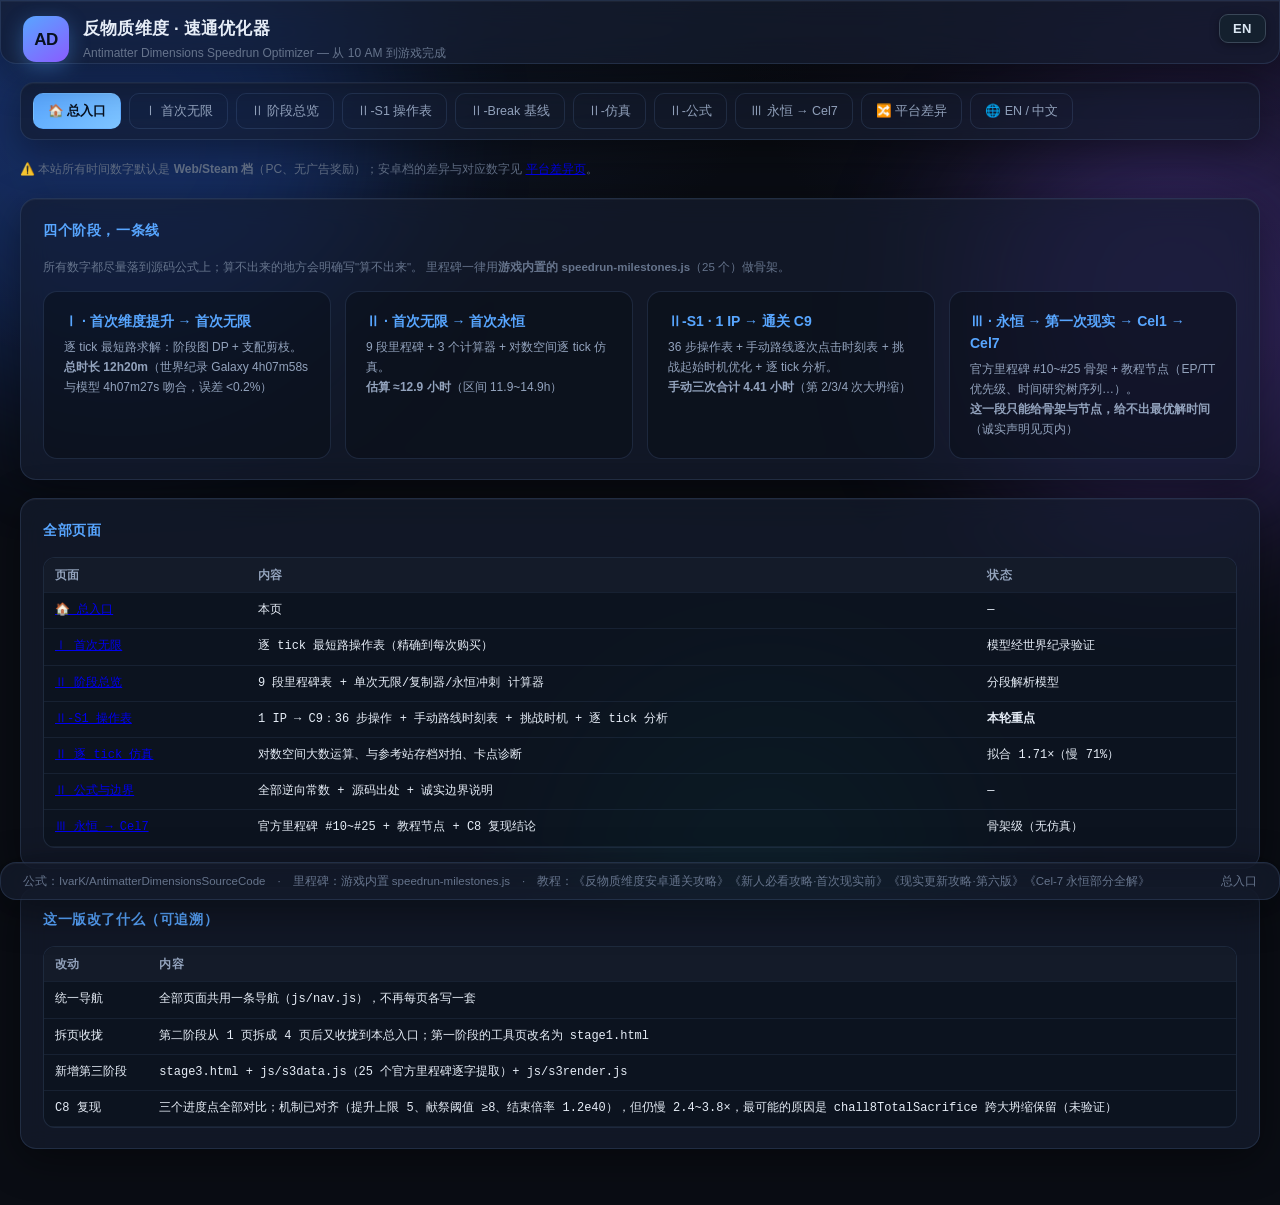
<file: index.html>
<!DOCTYPE html>
<html lang="zh-CN">
<head>
<meta charset="utf-8" />
<meta name="viewport" content="width=device-width, initial-scale=1" />
<title>AD 速通优化器 · 总入口</title>
<link rel="stylesheet" href="style.css" />
  <script src="js/zh_en.js"></script>
  <script src="js/i18n.js"></script>
</head>
<body>
<div class="bg-orbs"><i></i><i></i><i></i></div>
<header class="topbar glass">
  <div class="brand">
    <span class="logo">AD</span>
    <div>
      <h1>反物质维度 · 速通优化器</h1>
      <p>Antimatter Dimensions Speedrun Optimizer — 从 10 AM 到游戏完成</p>
    </div>
  </div>
</header>
<main>
  <nav class="subnav glass" id="subnav"></nav>
  <div id="pfNote"><div class="hint" style="font-size:12px;color:var(--txt-mute)">⚠️ 本站所有时间数字默认是 <b>Web/Steam 档</b>（PC、无广告奖励）；安卓档的差异与对应数字见 <a href="./platform.html">平台差异页</a>。</div></div>

  <div class="card glass wide">
    <h2>四个阶段，一条线</h2>
    <p class="hint">所有数字都尽量落到源码公式上；算不出来的地方会明确写"算不出来"。
      里程碑一律用<b>游戏内置的 speedrun-milestones.js</b>（25 个）做骨架。</p>
    <div class="navcards" style="margin-top:14px">
      <a class="navcard" href="./stage1.html">
        <div class="t">Ⅰ · 首次维度提升 → 首次无限</div>
        <div class="d">逐 tick 最短路求解：阶段图 DP + 支配剪枝。<br>
          <b>总时长 12h20m</b>（世界纪录 Galaxy 4h07m58s 与模型 4h07m27s 吻合，误差 &lt;0.2%）</div></a>
      <a class="navcard" href="./stage2.html">
        <div class="t">Ⅱ · 首次无限 → 首次永恒</div>
        <div class="d">9 段里程碑 + 3 个计算器 + 对数空间逐 tick 仿真。<br>
          <b>估算 ≈12.9 小时</b>（区间 11.9~14.9h）</div></a>
      <a class="navcard" href="./stage2-s1.html">
        <div class="t">Ⅱ-S1 · 1 IP → 通关 C9</div>
        <div class="d">36 步操作表 + 手动路线逐次点击时刻表 + 挑战起始时机优化 + 逐 tick 分析。<br>
          <b>手动三次合计 4.41 小时</b>（第 2/3/4 次大坍缩）</div></a>
      <a class="navcard" href="./stage3.html">
        <div class="t">Ⅲ · 永恒 → 第一次现实 → Cel1 → Cel7</div>
        <div class="d">官方里程碑 #10~#25 骨架 + 教程节点（EP/TT 优先级、时间研究树序列…）。<br>
          <b>这一段只能给骨架与节点，给不出最优解时间</b>（诚实声明见页内）</div></a>
    </div>
  </div>

  <div class="card glass wide">
    <h2>全部页面</h2>
    <div class="scroll"><table><thead><tr><th>页面</th><th>内容</th><th>状态</th></tr></thead><tbody>
      <tr><td><a href="./index.html">🏠 总入口</a></td><td>本页</td><td>—</td></tr>
      <tr><td><a href="./stage1.html">Ⅰ 首次无限</a></td><td>逐 tick 最短路操作表（精确到每次购买）</td><td>模型经世界纪录验证</td></tr>
      <tr><td><a href="./stage2.html">Ⅱ 阶段总览</a></td><td>9 段里程碑表 + 单次无限/复制器/永恒冲刺 计算器</td><td>分段解析模型</td></tr>
      <tr><td><a href="./stage2-s1.html">Ⅱ-S1 操作表</a></td><td>1 IP → C9：36 步操作 + 手动路线时刻表 + 挑战时机 + 逐 tick 分析</td><td><b>本轮重点</b></td></tr>
      <tr><td><a href="./stage2-sim.html">Ⅱ 逐 tick 仿真</a></td><td>对数空间大数运算、与参考站存档对拍、卡点诊断</td><td>拟合 1.71×（慢 71%）</td></tr>
      <tr><td><a href="./stage2-formula.html">Ⅱ 公式与边界</a></td><td>全部逆向常数 + 源码出处 + 诚实边界说明</td><td>—</td></tr>
      <tr><td><a href="./stage3.html">Ⅲ 永恒 → Cel7</a></td><td>官方里程碑 #10~#25 + 教程节点 + C8 复现结论</td><td>骨架级（无仿真）</td></tr>
    </tbody></table></div>
  </div>

  <div class="card glass wide">
    <h2>这一版改了什么（可追溯）</h2>
    <div class="scroll"><table><thead><tr><th>改动</th><th>内容</th></tr></thead><tbody>
      <tr><td>统一导航</td><td>全部页面共用一条导航（js/nav.js），不再每页各写一套</td></tr>
      <tr><td>拆页收拢</td><td>第二阶段从 1 页拆成 4 页后又收拢到本总入口；第一阶段的工具页改名为 <code>stage1.html</code></td></tr>
      <tr><td>新增第三阶段</td><td><code>stage3.html</code> + <code>js/s3data.js</code>（25 个官方里程碑逐字提取）+ <code>js/s3render.js</code></td></tr>
      <tr><td>C8 复现</td><td>三个进度点全部对比；机制已对齐（提升上限 5、献祭阈值 ≥8、结束倍率 1.2e40），但仍慢 2.4~3.8×，最可能的原因是 <code>chall8TotalSacrifice</code> 跨大坍缩保留（未验证）</td></tr>
    </tbody></table></div>
  </div>
</main>
<footer class="glass">
  <span>公式：IvarK/AntimatterDimensionsSourceCode　·　里程碑：游戏内置 speedrun-milestones.js　·　教程：《反物质维度安卓通关攻略》《新人必看攻略·首次现实前》《现实更新攻略·第六版》《Cel-7 永恒部分全解》</span>
  <span>总入口</span>
</footer>
<script src="js/nav.js"></script>
</body>
</html>
</file>
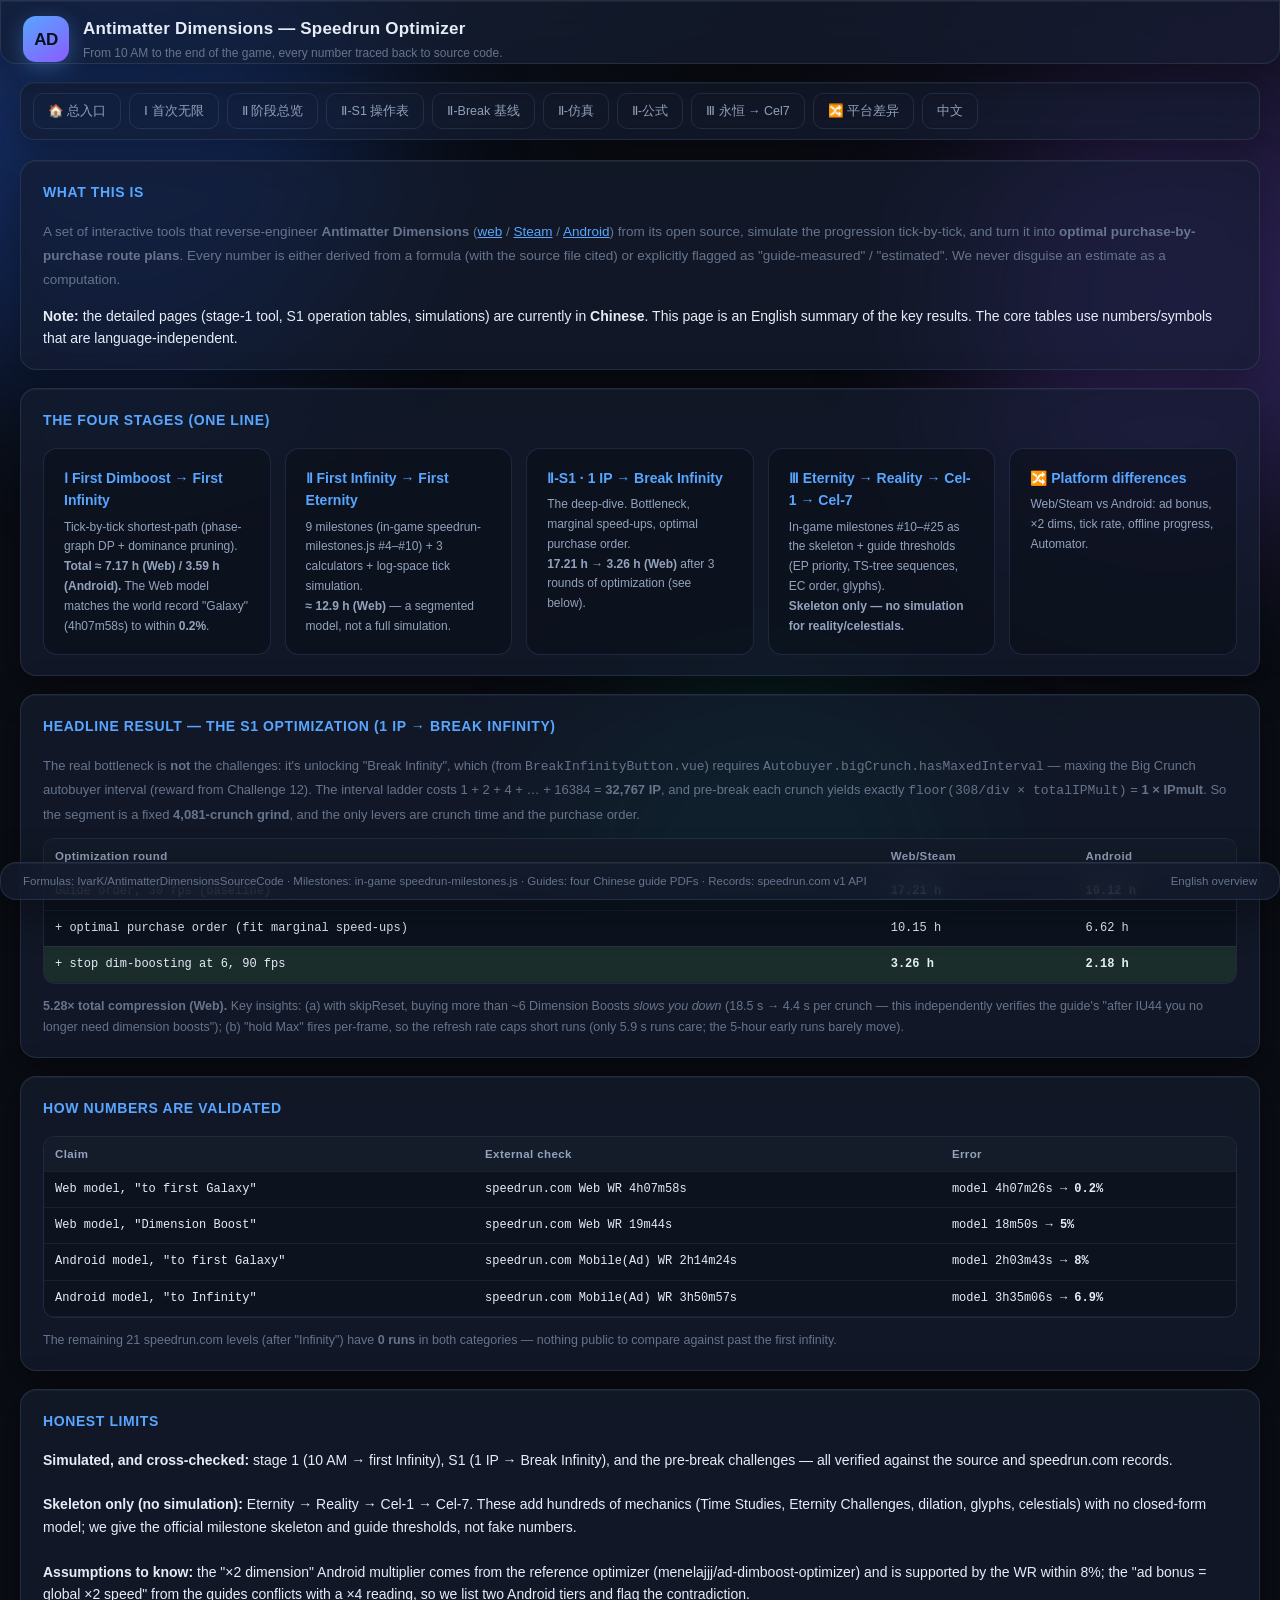
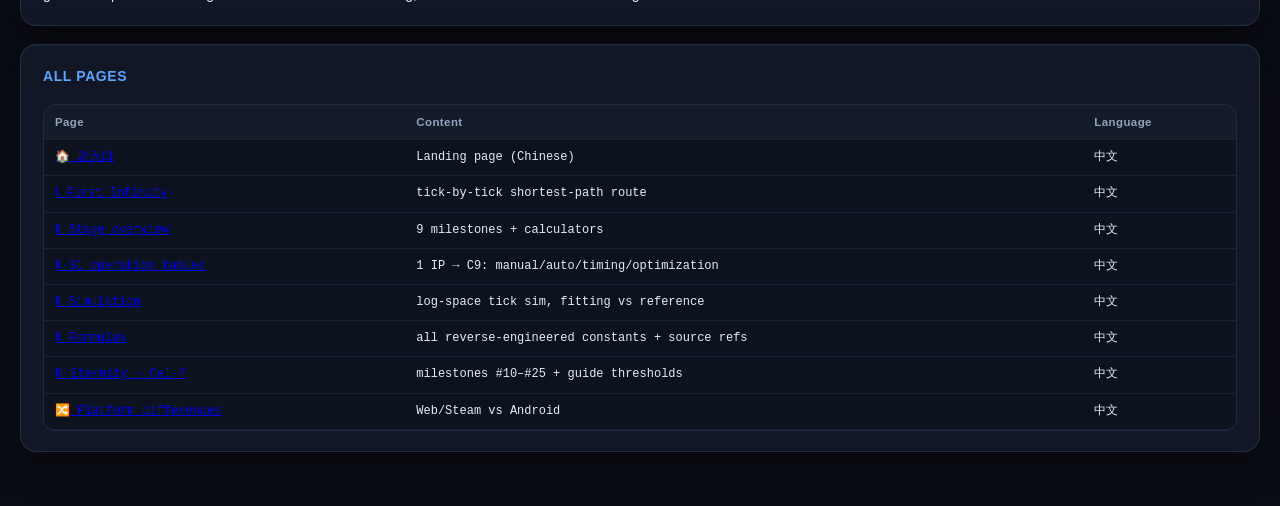
<file: en.html>
<!DOCTYPE html>
<html lang="en">
<head>
<meta charset="utf-8" />
<meta name="viewport" content="width=device-width, initial-scale=1" />
<title>AD Speedrun Optimizer — Overview (English)</title>
<link rel="stylesheet" href="style.css" />
</head>
<body>
<div class="bg-orbs"><i></i><i></i><i></i></div>
<header class="topbar glass">
  <div class="brand">
    <span class="logo">AD</span>
    <div>
      <h1>Antimatter Dimensions — Speedrun Optimizer</h1>
      <p>From 10 AM to the end of the game, every number traced back to source code.</p>
    </div>
  </div>
</header>
<main>
  <nav class="subnav glass" id="subnav"></nav>

  <div class="card glass wide">
    <h2>What this is</h2>
    <p class="hint" style="font-size:13.5px;line-height:1.8">
      A set of interactive tools that reverse-engineer <b>Antimatter Dimensions</b>
      (<a href="https://ivark.github.io/AntimatterDimensions/" style="color:var(--accent)">web</a> /
      <a href="https://store.steampowered.com/app/1399720/" style="color:var(--accent)">Steam</a> /
      <a href="https://play.google.com/store/apps/details?id=kajfosz.antimatterdimensions" style="color:var(--accent)">Android</a>)
      from its open source, simulate the progression tick-by-tick, and turn it into
      <b>optimal purchase-by-purchase route plans</b>.
      Every number is either derived from a formula (with the source file cited) or explicitly
      flagged as "guide-measured" / "estimated". We never disguise an estimate as a computation.
    </p>
    <div class="warn" style="margin-top:12px">
      <b>Note:</b> the detailed pages (stage-1 tool, S1 operation tables, simulations) are currently in
      <b>Chinese</b>. This page is an English summary of the key results. The core tables use
      numbers/symbols that are language-independent.
    </div>
  </div>

  <div class="card glass wide">
    <h2>The four stages (one line)</h2>
    <div class="navcards" style="margin-top:14px">
      <a class="navcard" href="./stage1.html">
        <div class="t">Ⅰ First Dimboost → First Infinity</div>
        <div class="d">Tick-by-tick shortest-path (phase-graph DP + dominance pruning).<br>
          <b>Total ≈ 7.17 h (Web) / 3.59 h (Android).</b> The Web model matches the world record
          "Galaxy" (4h07m58s) to within <b>0.2%</b>.</div></a>
      <a class="navcard" href="./stage2.html">
        <div class="t">Ⅱ First Infinity → First Eternity</div>
        <div class="d">9 milestones (in-game speedrun-milestones.js #4–#10) + 3 calculators +
          log-space tick simulation.<br><b>≈ 12.9 h (Web)</b> — a segmented model, not a full simulation.</div></a>
      <a class="navcard" href="./stage2-s1.html">
        <div class="t">Ⅱ-S1 · 1 IP → Break Infinity</div>
        <div class="d">The deep-dive. Bottleneck, marginal speed-ups, optimal purchase order.<br>
          <b>17.21 h → 3.26 h (Web)</b> after 3 rounds of optimization (see below).</div></a>
      <a class="navcard" href="./stage3.html">
        <div class="t">Ⅲ Eternity → Reality → Cel-1 → Cel-7</div>
        <div class="d">In-game milestones #10–#25 as the skeleton + guide thresholds
          (EP priority, TS-tree sequences, EC order, glyphs).<br>
          <b>Skeleton only — no simulation for reality/celestials.</b></div></a>
      <a class="navcard" href="./platform.html">
        <div class="t">🔀 Platform differences</div>
        <div class="d">Web/Steam vs Android: ad bonus, ×2 dims, tick rate, offline progress, Automator.</div></a>
    </div>
  </div>

  <div class="card glass wide">
    <h2>Headline result — the S1 optimization (1 IP → Break Infinity)</h2>
    <p class="hint" style="font-size:13px;line-height:1.8">
      The real bottleneck is <b>not</b> the challenges: it's unlocking "Break Infinity", which (from
      <code>BreakInfinityButton.vue</code>) requires <code>Autobuyer.bigCrunch.hasMaxedInterval</code>
      — maxing the Big Crunch autobuyer interval (reward from Challenge 12). The interval ladder
      costs 1 + 2 + 4 + … + 16384 = <b>32,767 IP</b>, and pre-break each crunch yields exactly
      <code>floor(308/div × totalIPMult)</code> = <b>1 × IPmult</b>.
      So the segment is a fixed <b>4,081-crunch grind</b>, and the only levers are crunch time and
      the purchase order.
    </p>
    <div class="scroll" style="margin-top:12px"><table>
      <thead><tr><th>Optimization round</th><th>Web/Steam</th><th>Android</th></tr></thead>
      <tbody>
        <tr><td>Guide order, 30 fps (baseline)</td><td><b>17.21 h</b></td><td><b>10.12 h</b></td></tr>
        <tr><td>+ optimal purchase order (fit marginal speed-ups)</td><td>10.15 h</td><td>6.62 h</td></tr>
        <tr style="background:rgba(126,231,135,.12)"><td>+ stop dim-boosting at 6, 90 fps</td><td><b>3.26 h</b></td><td><b>2.18 h</b></td></tr>
      </tbody>
    </table></div>
    <p class="hint" style="font-size:12.5px;margin-top:12px">
      <b>5.28× total compression (Web).</b> Key insights: (a) with skipReset, buying more than ~6
      Dimension Boosts <i>slows you down</i> (18.5 s → 4.4 s per crunch — this independently
      verifies the guide's "after IU44 you no longer need dimension boosts"); (b) "hold Max" fires
      per-frame, so the refresh rate caps short runs (only 5.9 s runs care; the 5-hour early runs
      barely move).
    </p>
  </div>

  <div class="card glass wide">
    <h2>How numbers are validated</h2>
    <div class="scroll"><table>
      <thead><tr><th>Claim</th><th>External check</th><th>Error</th></tr></thead>
      <tbody>
        <tr><td>Web model, "to first Galaxy"</td><td>speedrun.com Web WR 4h07m58s</td><td>model 4h07m26s → <b>0.2%</b></td></tr>
        <tr><td>Web model, "Dimension Boost"</td><td>speedrun.com Web WR 19m44s</td><td>model 18m50s → <b>5%</b></td></tr>
        <tr><td>Android model, "to first Galaxy"</td><td>speedrun.com Mobile(Ad) WR 2h14m24s</td><td>model 2h03m43s → <b>8%</b></td></tr>
        <tr><td>Android model, "to Infinity"</td><td>speedrun.com Mobile(Ad) WR 3h50m57s</td><td>model 3h35m06s → <b>6.9%</b></td></tr>
      </tbody>
    </table></div>
    <p class="hint" style="font-size:12.5px;margin-top:12px">
      The remaining 21 speedrun.com levels (after "Infinity") have <b>0 runs</b> in both categories —
      nothing public to compare against past the first infinity.
    </p>
  </div>

  <div class="card glass wide">
    <h2>Honest limits</h2>
    <div class="warn">
      <b>Simulated, and cross-checked:</b> stage 1 (10 AM → first Infinity), S1 (1 IP → Break Infinity),
      and the pre-break challenges — all verified against the source and speedrun.com records.<br><br>
      <b>Skeleton only (no simulation):</b> Eternity → Reality → Cel-1 → Cel-7. These add hundreds of
      mechanics (Time Studies, Eternity Challenges, dilation, glyphs, celestials) with no closed-form
      model; we give the official milestone skeleton and guide thresholds, not fake numbers.<br><br>
      <b>Assumptions to know:</b> the "×2 dimension" Android multiplier comes from the reference
      optimizer (menelajjj/ad-dimboost-optimizer) and is supported by the WR within 8%; the "ad bonus =
      global ×2 speed" from the guides conflicts with a ×4 reading, so we list two Android tiers and
      flag the contradiction.
    </div>
  </div>

  <div class="card glass wide">
    <h2>All pages</h2>
    <div class="scroll"><table>
      <thead><tr><th>Page</th><th>Content</th><th>Language</th></tr></thead>
      <tbody>
        <tr><td><a href="./index.html">🏠 总入口</a></td><td>Landing page (Chinese)</td><td>中文</td></tr>
        <tr><td><a href="./stage1.html">Ⅰ First Infinity</a></td><td>tick-by-tick shortest-path route</td><td>中文</td></tr>
        <tr><td><a href="./stage2.html">Ⅱ Stage overview</a></td><td>9 milestones + calculators</td><td>中文</td></tr>
        <tr><td><a href="./stage2-s1.html">Ⅱ-S1 operation tables</a></td><td>1 IP → C9: manual/auto/timing/optimization</td><td>中文</td></tr>
        <tr><td><a href="./stage2-sim.html">Ⅱ Simulation</a></td><td>log-space tick sim, fitting vs reference</td><td>中文</td></tr>
        <tr><td><a href="./stage2-formula.html">Ⅱ Formulas</a></td><td>all reverse-engineered constants + source refs</td><td>中文</td></tr>
        <tr><td><a href="./stage3.html">Ⅲ Eternity → Cel-7</a></td><td>milestones #10–#25 + guide thresholds</td><td>中文</td></tr>
        <tr><td><a href="./platform.html">🔀 Platform differences</a></td><td>Web/Steam vs Android</td><td>中文</td></tr>
      </tbody>
    </table></div>
  </div>
</main>
<footer class="glass">
  <span>Formulas: IvarK/AntimatterDimensionsSourceCode · Milestones: in-game speedrun-milestones.js · Guides: four Chinese guide PDFs · Records: speedrun.com v1 API</span>
  <span>English overview</span>
</footer>
<script src="js/nav.js"></script>
</body>
</html>
</file>
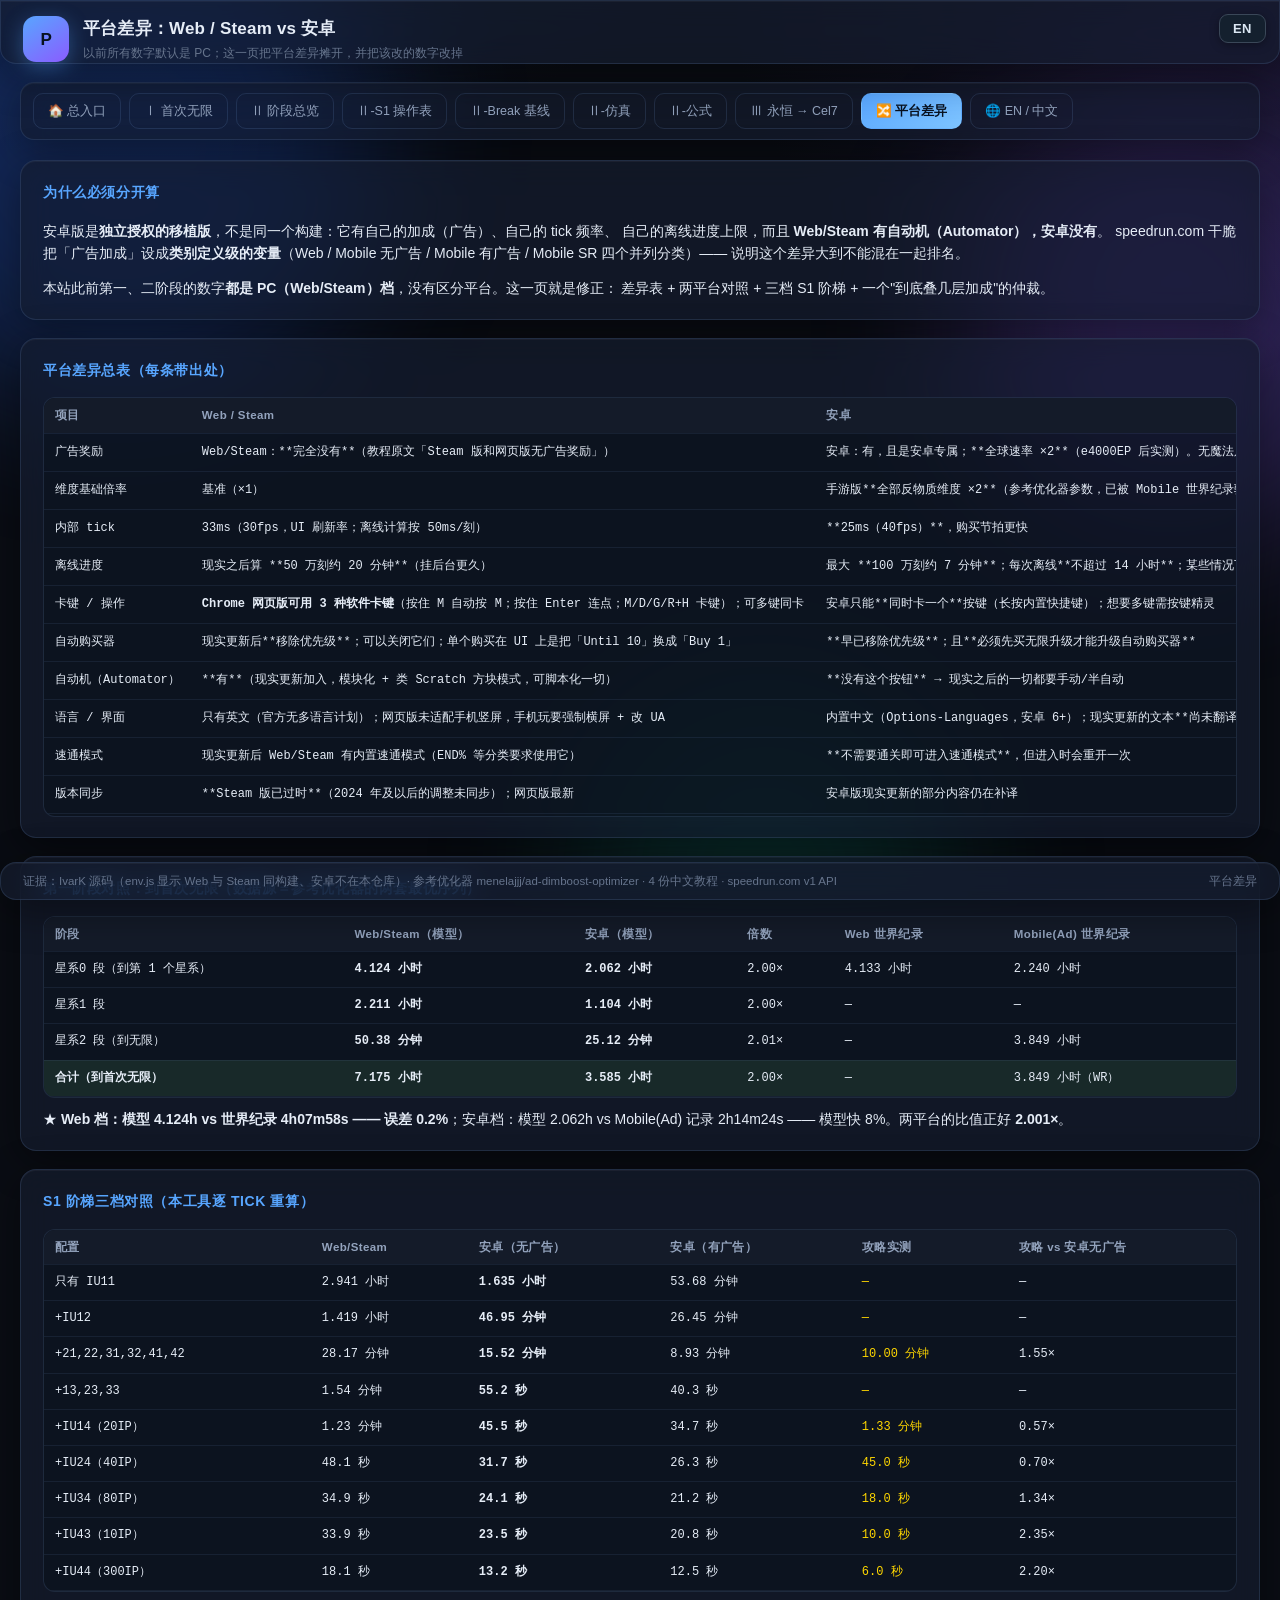
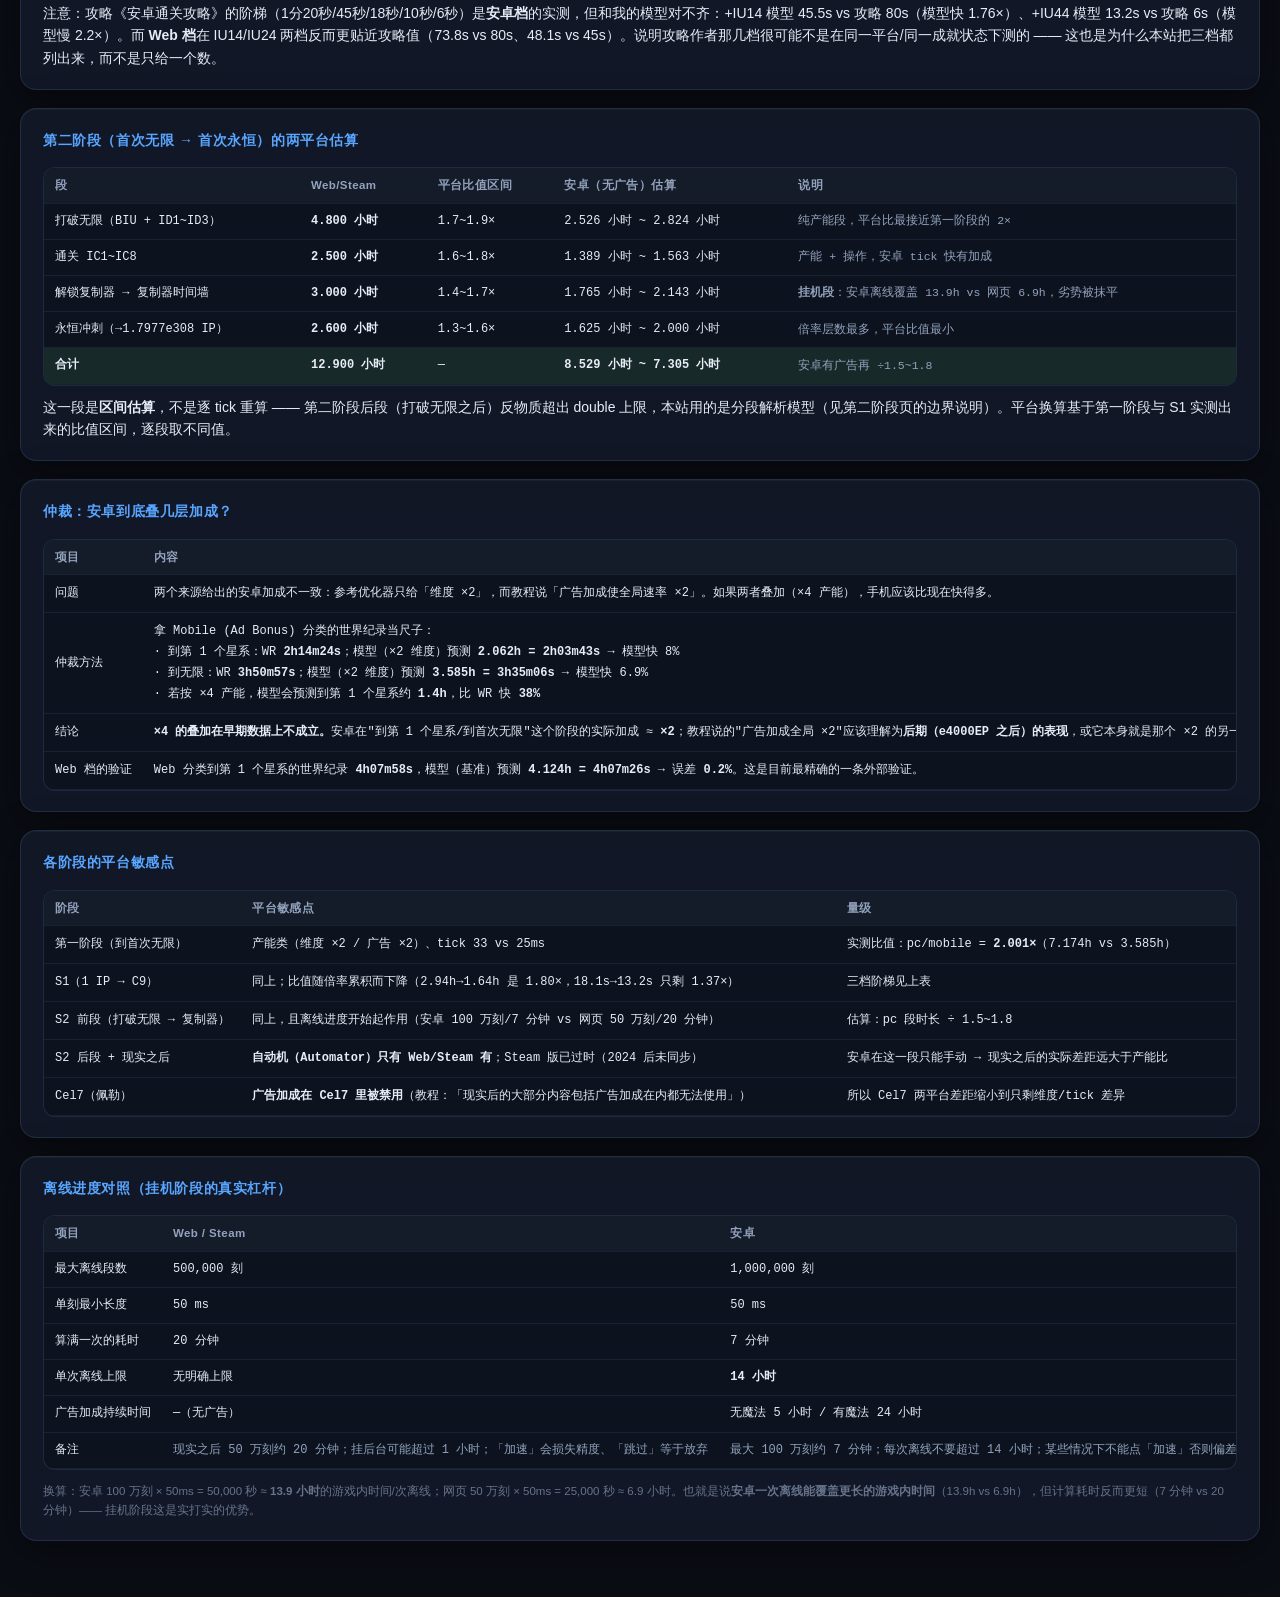
<file: platform.html>
<!DOCTYPE html>
<html lang="zh-CN">
<head>
<meta charset="utf-8" />
<meta name="viewport" content="width=device-width, initial-scale=1" />
<title>平台差异（Web/Steam vs 安卓）｜AD 速通优化器</title>
<link rel="stylesheet" href="style.css" />
  <script src="js/zh_en.js"></script>
  <script src="js/i18n.js"></script>
</head>
<body>
<div class="bg-orbs"><i></i><i></i><i></i></div>
<header class="topbar glass">
  <div class="brand">
    <span class="logo">P</span>
    <div>
      <h1>平台差异：Web / Steam vs 安卓</h1>
      <p>以前所有数字默认是 PC；这一页把平台差异摊开，并把该改的数字改掉</p>
    </div>
  </div>
</header>
<main>
  <nav class="subnav glass" id="subnav"></nav>

  <div class="card glass wide">
    <h2>为什么必须分开算</h2>
    <div class="ok-note">
      安卓版是<b>独立授权的移植版</b>，不是同一个构建：它有自己的加成（广告）、自己的 tick 频率、
      自己的离线进度上限，而且 <b>Web/Steam 有自动机（Automator），安卓没有</b>。
      speedrun.com 干脆把「广告加成」设成<b>类别定义级的变量</b>（Web / Mobile 无广告 / Mobile 有广告 / Mobile SR 四个并列分类）——
      说明这个差异大到不能混在一起排名。
    </div>
    <div class="warn" style="margin-top:12px">
      本站此前第一、二阶段的数字<b>都是 PC（Web/Steam）档</b>，没有区分平台。这一页就是修正：
      差异表 + 两平台对照 + 三档 S1 阶梯 + 一个"到底叠几层加成"的仲裁。
    </div>
  </div>

  <div class="card glass wide">
    <h2>平台差异总表（每条带出处）</h2>
    <div id="pfDiff"></div>
  </div>

  <div class="card glass wide">
    <h2>第一阶段对照：到首次无限（数据源＝参考优化器的两套最优序列）</h2>
    <div id="pfStage1"></div>
  </div>

  <div class="card glass wide">
    <h2>S1 阶梯三档对照（本工具逐 tick 重算）</h2>
    <div id="pfS1"></div>
  </div>

  <div class="card glass wide">
    <h2>第二阶段（首次无限 → 首次永恒）的两平台估算</h2>
    <div id="pfS2"></div>
  </div>

  <div class="card glass wide">
    <h2>仲裁：安卓到底叠几层加成？</h2>
    <div id="pfArb"></div>
  </div>

  <div class="card glass wide">
    <h2>各阶段的平台敏感点</h2>
    <div id="pfSens"></div>
  </div>

  <div class="card glass wide">
    <h2>离线进度对照（挂机阶段的真实杠杆）</h2>
    <div id="pfOffline"></div>
  </div>
</main>
<footer class="glass">
  <span>证据：IvarK 源码（env.js 显示 Web 与 Steam 同构建、安卓不在本仓库）· 参考优化器 menelajjj/ad-dimboost-optimizer · 4 份中文教程 · speedrun.com v1 API</span>
  <span>平台差异</span>
</footer>
<script src="js/nav.js"></script>
<script src="js/platform.js"></script>
<script src="js/platform-render.js"></script>
</body>
</html>
</file>
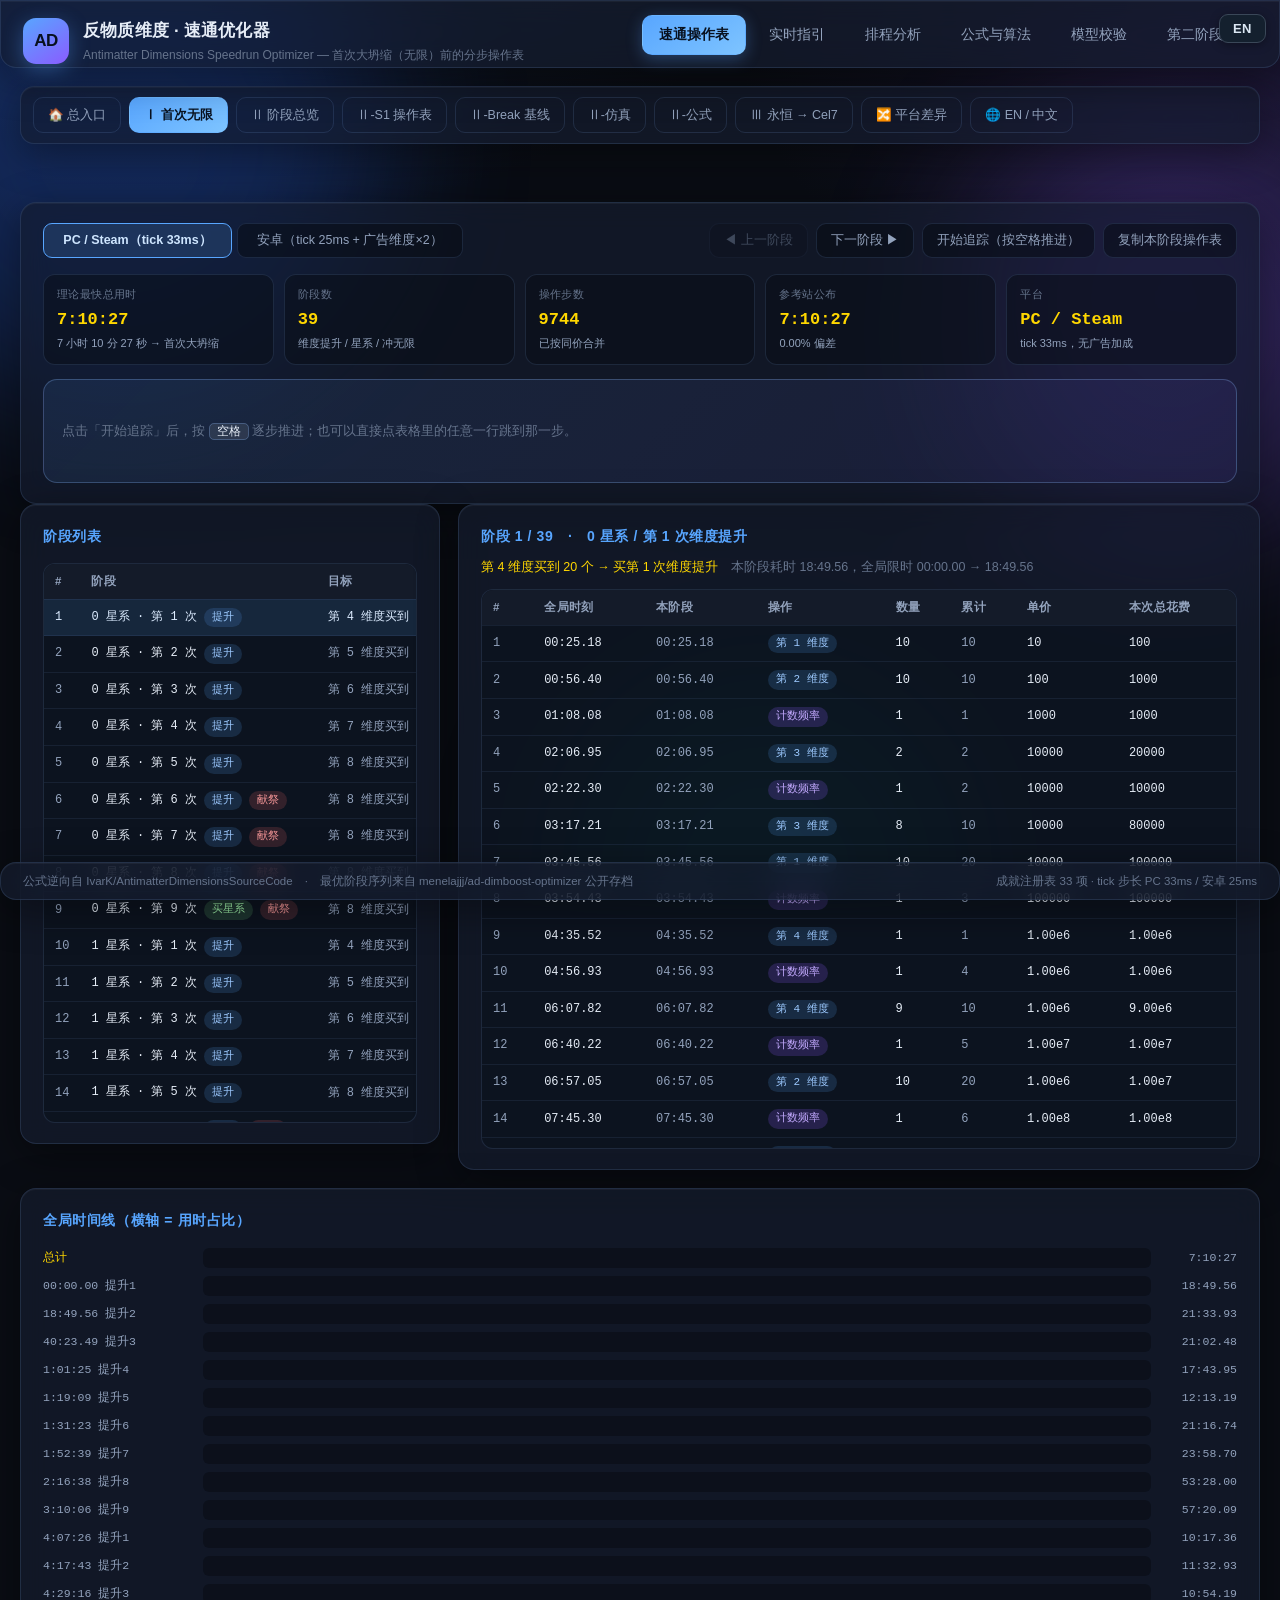
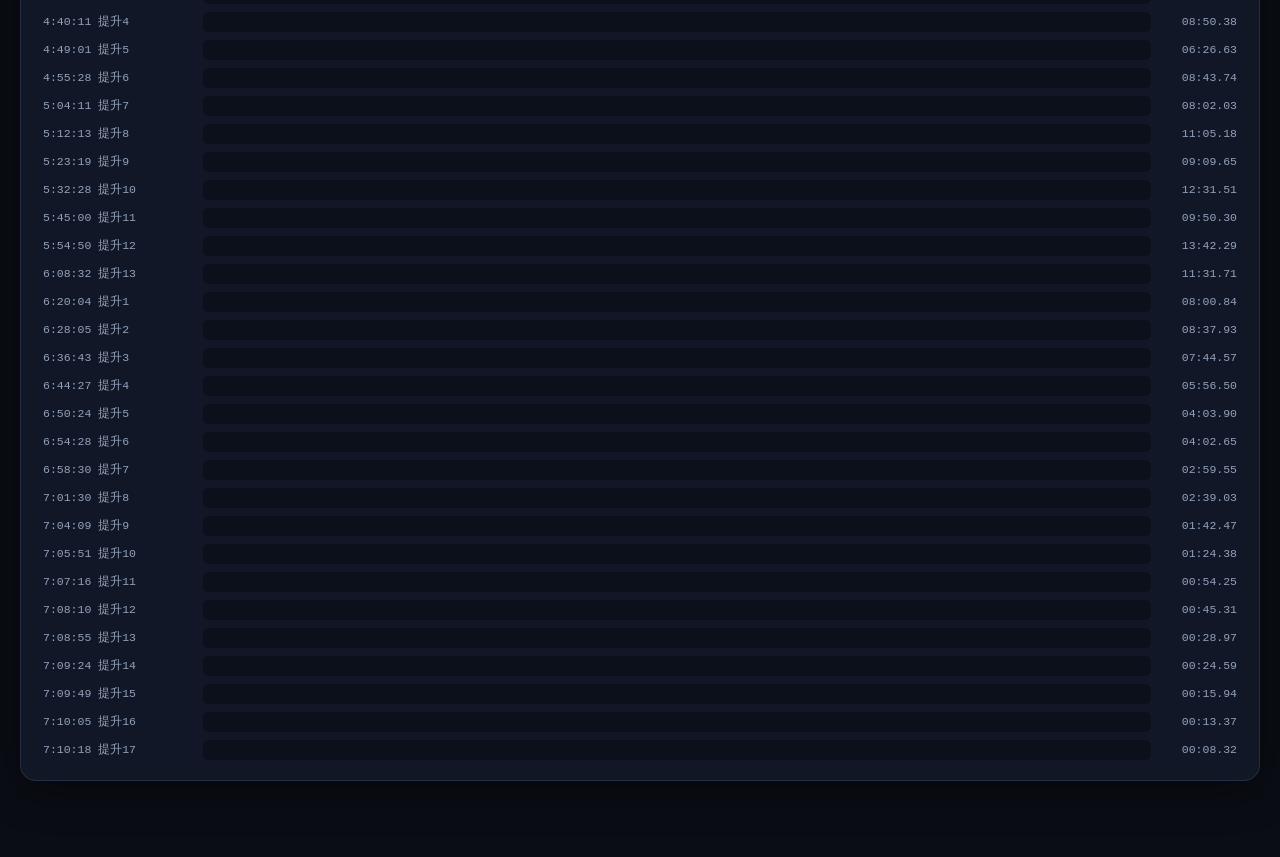
<file: stage1.html>
<!DOCTYPE html>
<html lang="zh-CN">
<head>
<meta charset="utf-8" />
<meta name="viewport" content="width=device-width, initial-scale=1" />
<title>反物质维度 · 速通优化器 | AD Speedrun Optimizer</title>
<link rel="stylesheet" href="style.css" />
  <script src="js/zh_en.js"></script>
  <script src="js/i18n.js"></script>
</head>
<body>
<div class="bg-orbs"><i></i><i></i><i></i></div>

<header class="topbar glass">
  <div class="brand">
    <span class="logo">AD</span>
    <div>
      <h1>反物质维度 · 速通优化器</h1>
      <p>Antimatter Dimensions Speedrun Optimizer — 首次大坍缩（无限）前的分步操作表</p>
    </div>
  </div>
  <nav class="tabs" id="tabs">
    <button class="tab active" data-tab="run">速通操作表</button>
    <button class="tab" data-tab="live">实时指引</button>
    <button class="tab" data-tab="route">排程分析</button>
    <button class="tab" data-tab="algo">公式与算法</button>
    <button class="tab" data-tab="verify">模型校验</button>
    <a class="tab" href="./stage2.html" style="text-decoration:none">第二阶段 →</a>
  </nav>
</header>

<main>
  <nav class="subnav glass" id="subnav"></nav>
<!-- ======================= 速通操作表（主功能） ======================= -->
  <section class="panel-tab active" id="tab-run">
    <div class="card glass wide">
      <div class="runhead">
        <div class="seg" id="rt_platform" data-group="platform">
          <button class="seg-btn active" data-val="pc">PC / Steam（tick 33ms）</button>
          <button class="seg-btn" data-val="mobile">安卓（tick 25ms + 广告维度×2）</button>
        </div>
        <div class="runbtns">
          <button class="ghost" id="rt_prev">◀ 上一阶段</button>
          <button class="ghost" id="rt_next">下一阶段 ▶</button>
          <button class="ghost" id="rt_trace">开始追踪（按空格推进）</button>
          <button class="ghost" id="rt_copy">复制本阶段操作表</button>
        </div>
      </div>
      <div id="rt_kpis" class="summary"></div>
      <div id="rt_now" class="nowbox"></div>
    </div>

    <div class="grid">
      <div class="card glass">
        <h2>阶段列表</h2>
        <div class="scroll tall" id="rt_stageTableWrap"><table id="rt_stageTable"></table></div>
      </div>
      <div class="card glass">
        <h2 id="rt_stageTitle"></h2>
        <p class="stagetarget" id="rt_stageGoal"></p>
        <div class="scroll tall" id="rt_actTableWrap"><table id="rt_actTable"></table></div>
      </div>
    </div>

    <div class="card glass wide">
      <h2>全局时间线（横轴 = 用时占比）</h2>
      <div id="rt_timeline" class="timeline empty">—</div>
    </div>
  </section>

  <!-- ======================= 实时指引 ======================= -->
  <section class="panel-tab" id="tab-live">
    <div class="grid">
      <div class="card glass">
        <h2>当前游戏状态</h2>
        <div class="field">
          <label>所在阶段</label>
          <div class="row">
            <div><label class="sub">已买星系</label><input type="number" id="liveG" value="0" min="0" max="6" /></div>
            <div><label class="sub">已买维度提升</label><input type="number" id="liveB" value="1" min="0" max="24" /></div>
          </div>
        </div>
        <div class="field">
          <label>阶段进度</label>
          <div class="seg" data-group="startMode">
            <button class="seg-btn active" data-val="fresh">阶段刚开始（推荐）</button>
            <button class="seg-btn" data-val="custom">填入当前实际数值</button>
          </div>
        </div>
        <div id="customState" class="hidden">
          <div class="field row">
            <div><label class="sub">反物质 AM</label><input type="text" id="liveAM" value="1e100" /></div>
            <div><label class="sub">已买计数频率</label><input type="number" id="liveT" value="0" min="0" /></div>
          </div>
          <div class="field"><label class="sub">各维度「已购买次数」（逗号分隔 1~8）</label>
            <input type="text" id="liveBought" value="10,10,10,10,0,0,0,0" /></div>
          <div class="field"><label class="sub">各维度「当前数量」（逗号分隔 1~8）</label>
            <input type="text" id="liveDims" value="10,10,10,10,0,0,0,0" /></div>
          <div class="field"><label class="sub">已累计献祭的第 1 维度总量</label>
            <input type="text" id="liveSac" value="0" /></div>
        </div>
        <div class="field">
          <label>本阶段目标</label>
          <select id="liveGoal">
            <option value="auto">自动（下一个维度提升）</option>
            <option value="dimboost">下一个维度提升</option>
            <option value="galaxy">买下一个星系</option>
            <option value="infinity">直接冲无限（1.797e308 AM）</option>
          </select>
        </div>
        <div class="field">
          <label>搜索强度</label>
          <div class="seg" data-group="liveEffort">
            <button class="seg-btn" data-val="0">快速</button>
            <button class="seg-btn active" data-val="1">标准</button>
            <button class="seg-btn" data-val="2">深度</button>
          </div>
        </div>
        <button class="primary" id="btnLive">计算后续最优操作</button>
        <p class="hint">输出的时刻是「从当前时刻起」的相对时间。此功能使用本工具自带的求解器，
          推导链路与「速通操作表」一致，但搜索强度低于参考站的分支搜索（后者是 C++ + GB 级内存），
          因此结果一般略慢 2~8%。</p>
      </div>

      <div class="card glass">
        <h2>后续操作序列</h2>
        <div id="liveSummary" class="summary empty">填入状态后点击计算</div>
        <div class="scroll tall" id="liveTableWrap"><table id="liveTable"></table></div>
      </div>
    </div>
  </section>

  <!-- ======================= 排程分析 ======================= -->
  <section class="panel-tab" id="tab-route">
    <div class="grid">
      <div class="card glass">
        <h2>独立求解参数</h2>
        <div class="field">
          <label>平台</label>
          <div class="seg" data-group="platform">
            <button class="seg-btn active" data-val="pc">PC / Steam</button>
            <button class="seg-btn" data-val="mobile">安卓</button>
          </div>
        </div>
        <div class="field">
          <label>求解强度</label>
          <div class="seg" data-group="effort">
            <button class="seg-btn active" data-val="-1">粗筛（快）</button>
            <button class="seg-btn" data-val="0">快速</button>
            <button class="seg-btn" data-val="1">标准</button>
          </div>
        </div>
        <div class="field row">
          <div><label>最大星系数</label><input type="number" id="maxG" value="3" min="1" max="6" /></div>
          <div><label>最大提升数</label><input type="number" id="maxB" value="14" min="4" max="24" /></div>
        </div>
        <button class="primary" id="btnSolveRoute">用自有模型独立求解排程</button>
        <div class="progress" id="routeProgress"><div class="bar"></div><span class="label">待机</span></div>
        <p class="hint">这一栏用本工具逆向出的公式 + 局部搜索<strong>独立</strong>求解，用来交叉验证操作表所采用的排程
          （哪一次维度提升后买星系）。它不参与生成操作表 —— 操作表用的是参考站公开的最优阶段序列。</p>
      </div>

      <div class="card glass">
        <h2>自有模型求得的路线</h2>
        <div id="routeSummary" class="summary empty">点击左侧按钮开始求解</div>
        <div class="scroll" id="routeTableWrap"><table id="routeTable"></table></div>
      </div>
    </div>

    <div class="card glass wide">
      <h2>时间线</h2>
      <div id="timeline" class="timeline empty">求解后显示各阶段耗时分布</div>
    </div>
  </section>

  <!-- ======================= 公式与算法 ======================= -->
  <section class="panel-tab" id="tab-algo">
    <div class="card glass wide" id="algoContent"></div>
  </section>

  <!-- ======================= 模型校验 ======================= -->
  <section class="panel-tab" id="tab-verify">
    <div class="card glass wide">
      <h2>模型校验</h2>
      <p class="hint">把模型算出的数值与两类外部数据对拍：①《反物质维度安卓通关攻略》里玩家记录的真实游戏数值；
        ②参考优化器 menelajjj/ad-dimboost-optimizer 的公开存档。</p>
      <button class="primary" id="btnVerify">运行校验</button>
      <div id="verifyOut"></div>
    </div>
  </section>
</main>

<footer class="glass">
  <span>公式逆向自 IvarK/AntimatterDimensionsSourceCode　·　最优阶段序列来自 menelajjj/ad-dimboost-optimizer 公开存档</span>
  <span id="footStat"></span>
</footer>

<script src="js/model.js"></script>
<script src="js/strategies.js"></script>
<script src="js/solver.js"></script>
<script src="js/verify.js"></script>
<script src="js/refdata.js"></script>
<script src="js/runplan.js"></script>
<script src="js/app.js"></script>
<script src="js/runtab.js"></script>
<script src="js/nav.js"></script>
</body>
</html>
</file>
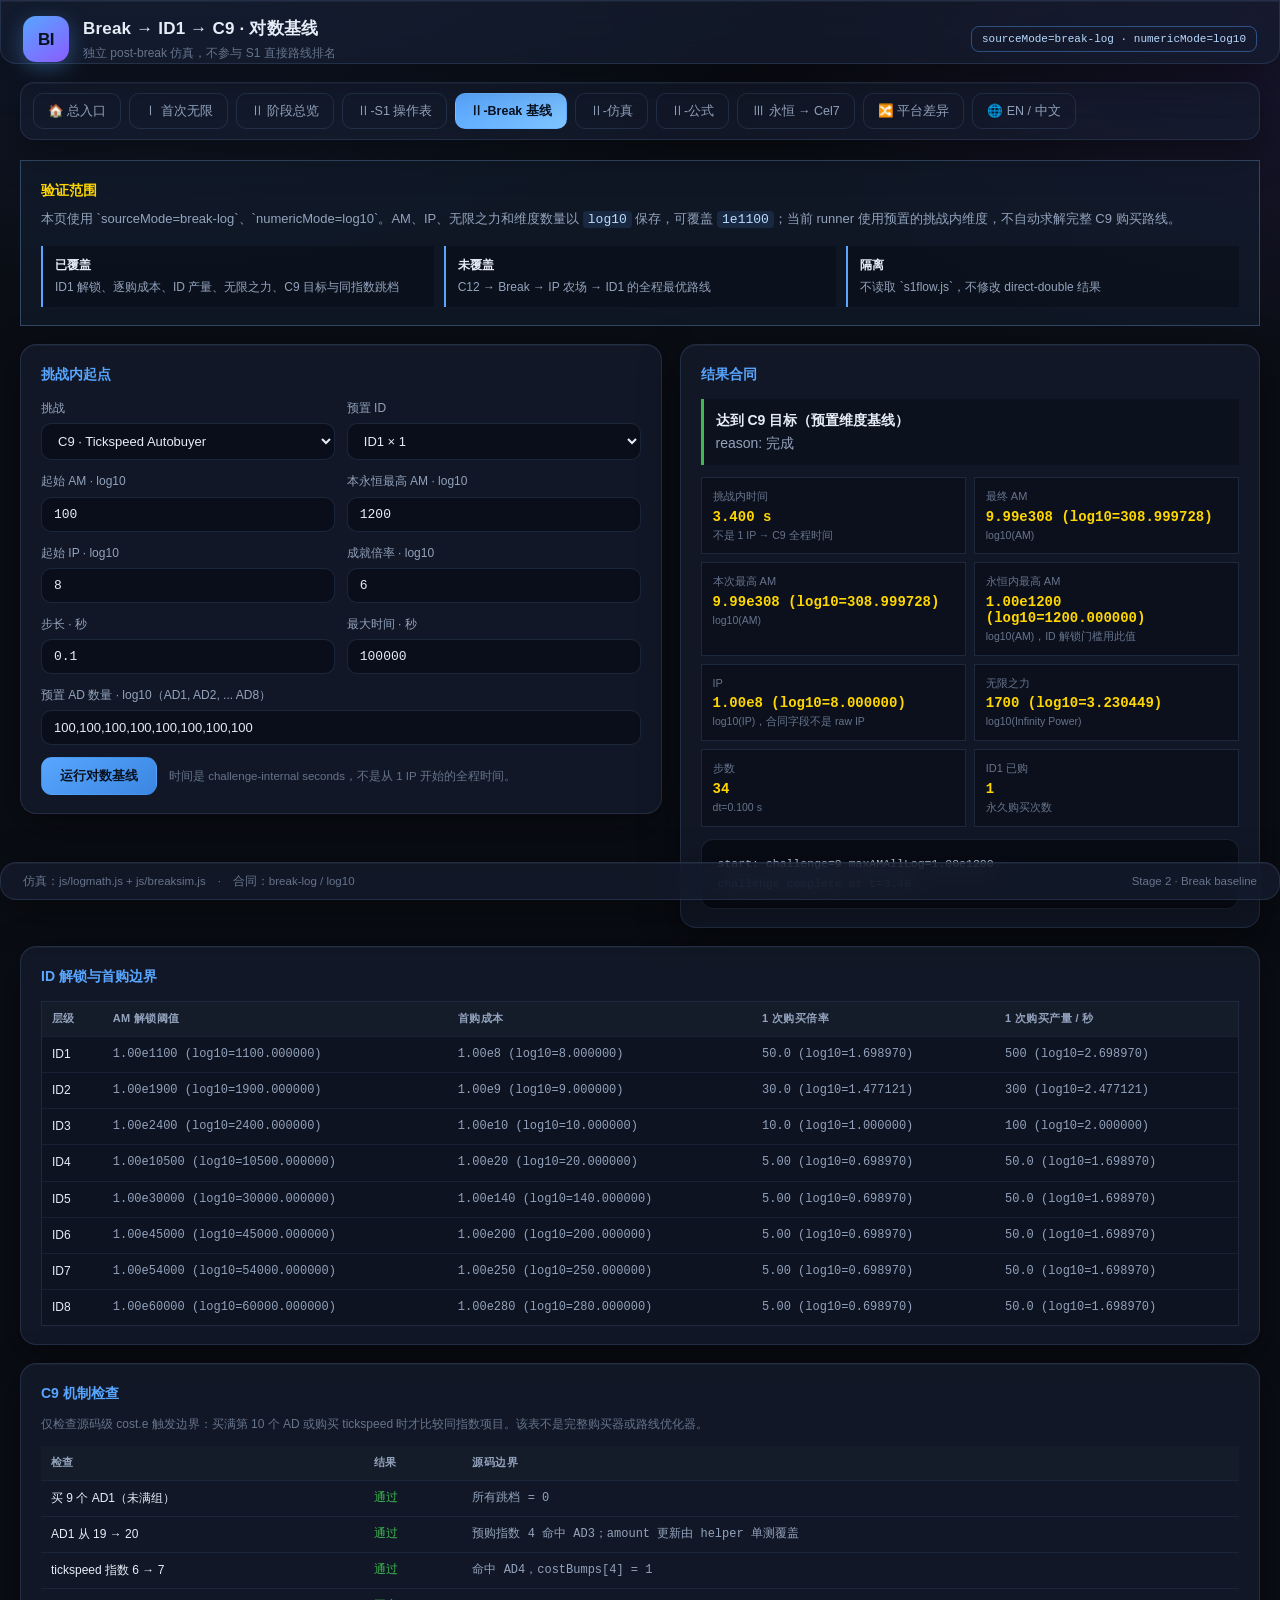
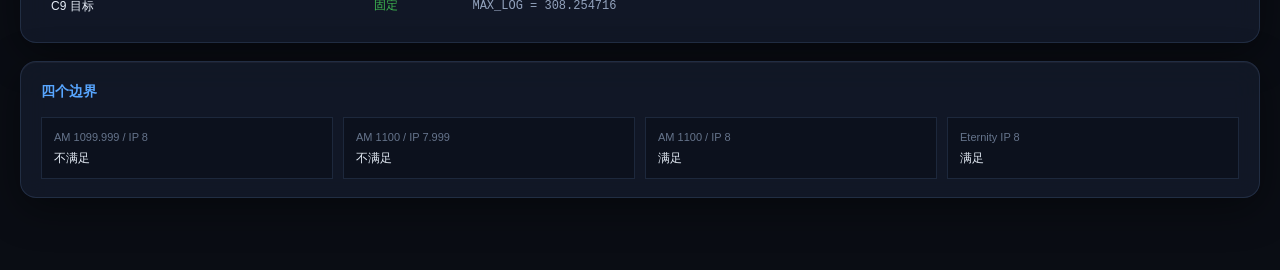
<file: stage2-break.html>
<!DOCTYPE html>
<html lang="zh-CN">
<head>
<meta charset="utf-8" />
<meta name="viewport" content="width=device-width, initial-scale=1" />
<title>② Break · ID1 → C9 | 对数基线工作台</title>
<link rel="stylesheet" href="style.css" />
<link rel="stylesheet" href="break.css" />
</head>
<body>
<header class="topbar glass">
  <div class="brand">
    <span class="logo">BI</span>
    <div>
      <h1>Break → ID1 → C9 · 对数基线</h1>
      <p>独立 post-break 仿真，不参与 S1 直接路线排名</p>
    </div>
  </div>
  <div class="break-contract" id="breakContract"></div>
</header>
<main>
  <nav class="subnav glass" id="subnav"></nav>

  <section class="break-scope">
    <div class="scope-title">验证范围</div>
    <p>本页使用 `sourceMode=break-log`、`numericMode=log10`。AM、IP、无限之力和维度数量以 <code>log10</code> 保存，可覆盖 <code>1e1100</code>；当前 runner 使用预置的挑战内维度，不自动求解完整 C9 购买路线。</p>
    <div class="scope-grid">
      <span><b>已覆盖</b> ID1 解锁、逐购成本、ID 产量、无限之力、C9 目标与同指数跳档</span>
      <span><b>未覆盖</b> C12 → Break → IP 农场 → ID1 的全程最优路线</span>
      <span><b>隔离</b> 不读取 `s1flow.js`，不修改 direct-double 结果</span>
    </div>
  </section>

  <section class="break-grid">
    <div class="break-panel glass">
      <h2>挑战内起点</h2>
      <div class="break-field-row">
        <label>挑战
          <select id="breakChallenge">
            <option value="9" selected>C9 · Tickspeed Autobuyer</option>
          </select>
        </label>
        <label>预置 ID
          <select id="breakIdPreset">
            <option value="id1" selected>ID1 × 1</option>
            <option value="none">无 ID（验证不可达）</option>
          </select>
        </label>
      </div>
      <div class="break-field-row">
        <label>起始 AM · log10
          <input id="breakStartAM" type="number" value="100" step="0.001" />
        </label>
        <label>本永恒最高 AM · log10
          <input id="breakMaxAMAll" type="number" value="1200" step="0.001" />
        </label>
      </div>
      <div class="break-field-row">
        <label>起始 IP · log10
          <input id="breakStartIP" type="number" value="8" step="0.001" />
        </label>
        <label>成就倍率 · log10
          <input id="breakAchMult" type="number" value="6" step="0.001" />
        </label>
      </div>
      <div class="break-field-row">
        <label>步长 · 秒
          <input id="breakDt" type="number" value="0.1" min="0.001" step="0.001" />
        </label>
        <label>最大时间 · 秒
          <input id="breakMaxSeconds" type="number" value="100000" min="0.1" step="1" />
        </label>
      </div>
      <label>预置 AD 数量 · log10（AD1, AD2, ... AD8）
        <input id="breakStartDims" type="text" value="100,100,100,100,100,100,100,100" />
      </label>
      <div class="break-actions">
        <button id="breakRun" class="btn" type="button">运行对数基线</button>
        <span id="breakRunHint" class="hint">时间是 challenge-internal seconds，不是从 1 IP 开始的全程时间。</span>
      </div>
    </div>

    <div class="break-panel glass">
      <h2>结果合同</h2>
      <div id="breakResult" class="break-result empty">尚未运行</div>
    </div>
  </section>

  <section class="break-panel glass">
    <h2>ID 解锁与首购边界</h2>
    <div id="breakIdTable" class="table-scroll"></div>
  </section>

  <section class="break-panel glass">
    <h2>C9 机制检查</h2>
    <p class="break-note">仅检查源码级 cost.e 触发边界：买满第 10 个 AD 或购买 tickspeed 时才比较同指数项目。该表不是完整购买器或路线优化器。</p>
    <div id="breakC9Checks"></div>
  </section>

  <section class="break-panel glass">
    <h2>四个边界</h2>
    <div id="breakBoundaries"></div>
  </section>
</main>
<footer class="glass">
  <span>仿真：js/logmath.js + js/breaksim.js　·　合同：break-log / log10</span>
  <span>Stage 2 · Break baseline</span>
</footer>
<script src="js/nav.js"></script>
<script src="js/logmath.js"></script>
<script src="js/breaksim.js"></script>
<script src="js/breakrender.js"></script>
</body>
</html>
</file>
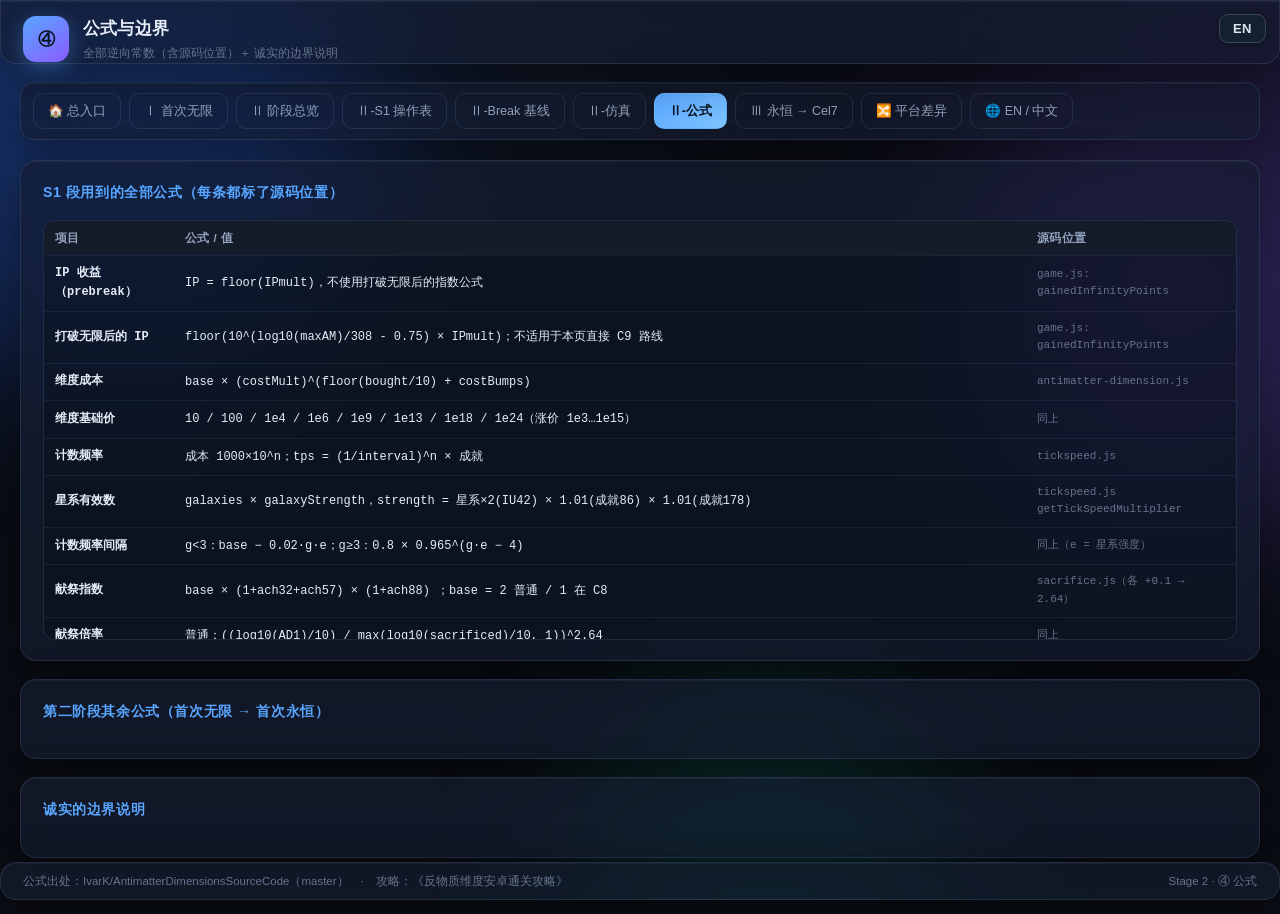
<file: stage2-formula.html>
<!DOCTYPE html>
<html lang="zh-CN">
<head>
<meta charset="utf-8" />
<meta name="viewport" content="width=device-width, initial-scale=1" />
<title>④ 公式与边界 | AD 速通优化器</title>
<link rel="stylesheet" href="style.css" />
  <script src="js/zh_en.js"></script>
  <script src="js/i18n.js"></script>
</head>
<body>
<div class="bg-orbs"><i></i><i></i><i></i></div>
<header class="topbar glass">
  <div class="brand">
    <span class="logo">④</span>
    <div>
      <h1>公式与边界</h1>
      <p>全部逆向常数（含源码位置）＋ 诚实的边界说明</p>
    </div>
  </div>
</header>
<main>
  <nav class="subnav glass" id="subnav"></nav>

  <div class="card glass wide">
    <h2>S1 段用到的全部公式（每条都标了源码位置）</h2>
    <div id="s1const"></div>
  </div>

  <div class="card glass wide">
    <h2>第二阶段其余公式（首次无限 → 首次永恒）</h2>
    <div id="formulaBox" class="out" style="line-height:2"></div>
  </div>

  <div class="card glass wide">
    <h2>诚实的边界说明</h2>
    <div class="warn" id="limitsBox"></div>
  </div>
</main>
<footer class="glass">
  <span>公式出处：IvarK/AntimatterDimensionsSourceCode（master）　·　攻略：《反物质维度安卓通关攻略》</span>
  <span>Stage 2 · ④ 公式</span>
</footer>
<script src="js/nav.js"></script>
<script src="js/stage2data.js"></script>
<script src="js/s1data.js"></script>
<script src="js/stage2.js"></script>
<script src="js/s1render.js"></script>
<script>
/* 只渲染公式/常数相关部分 */
</script>
</body>
</html>
</file>
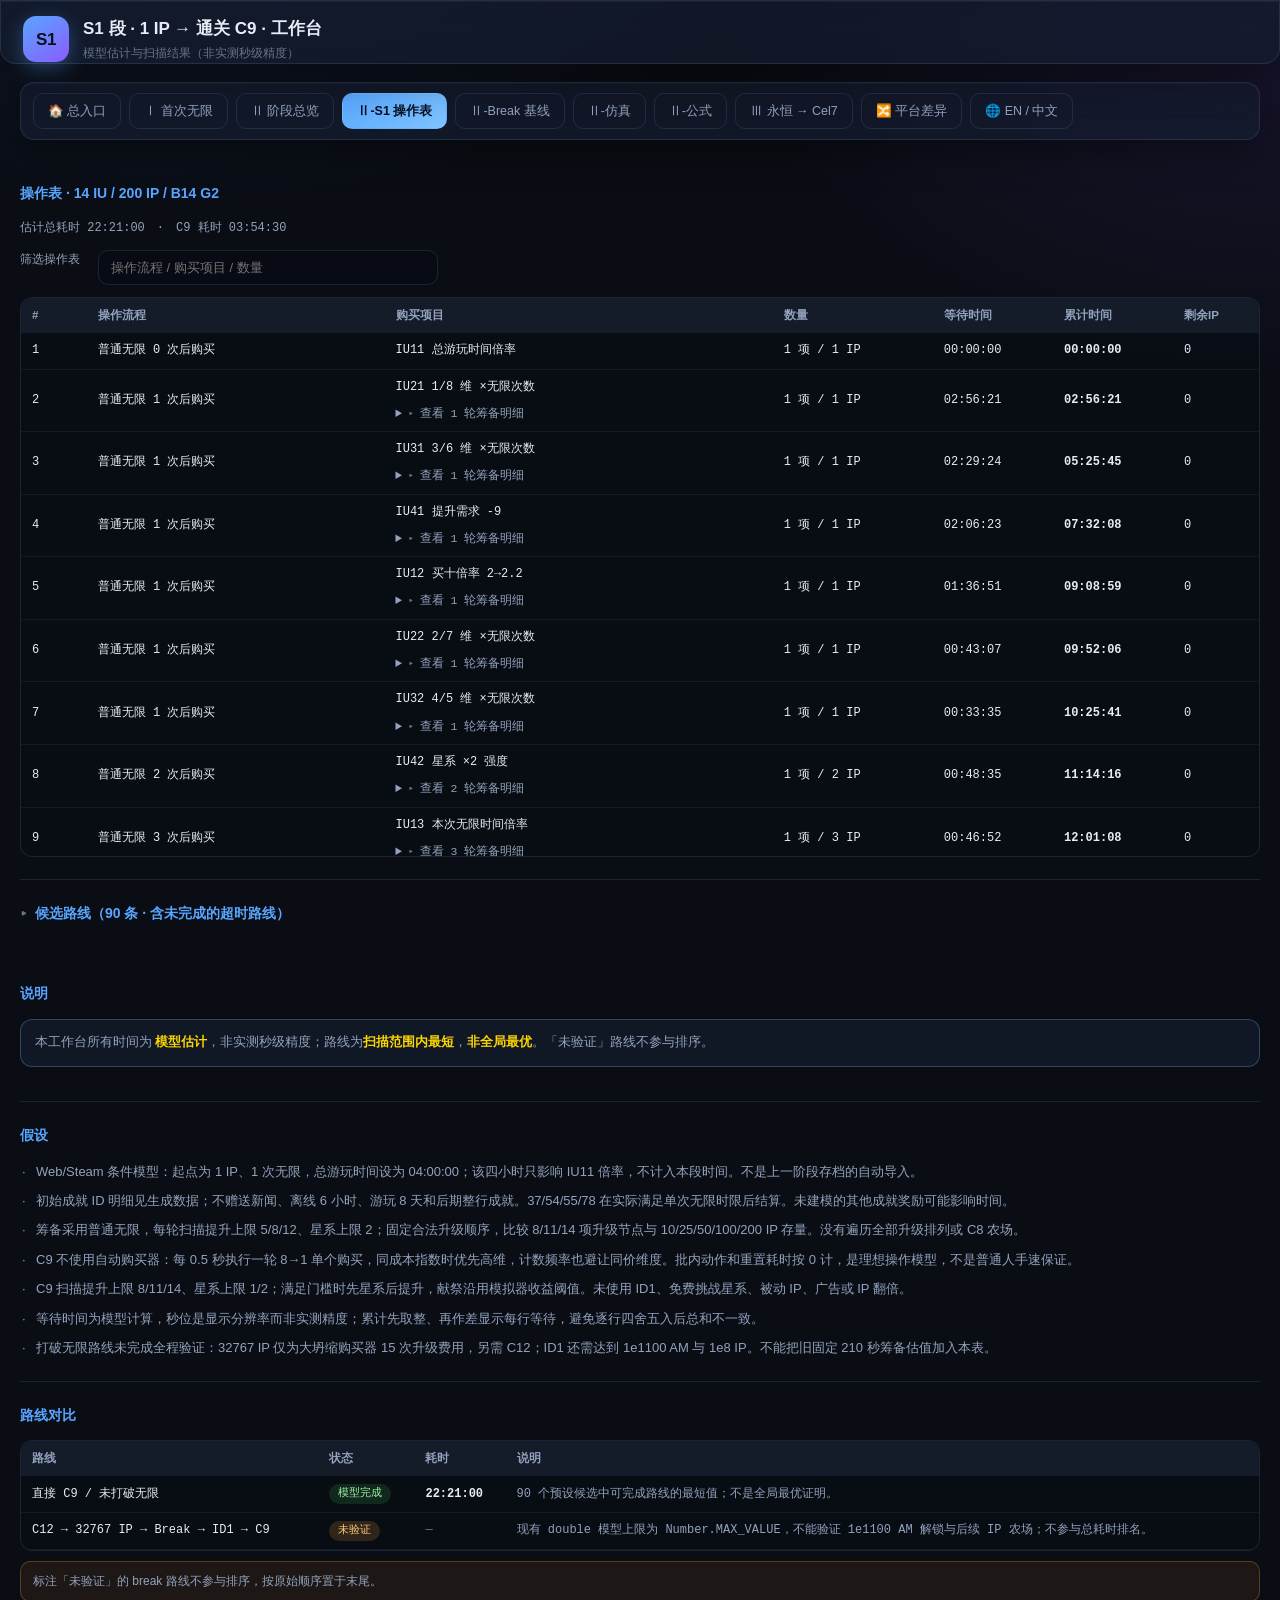
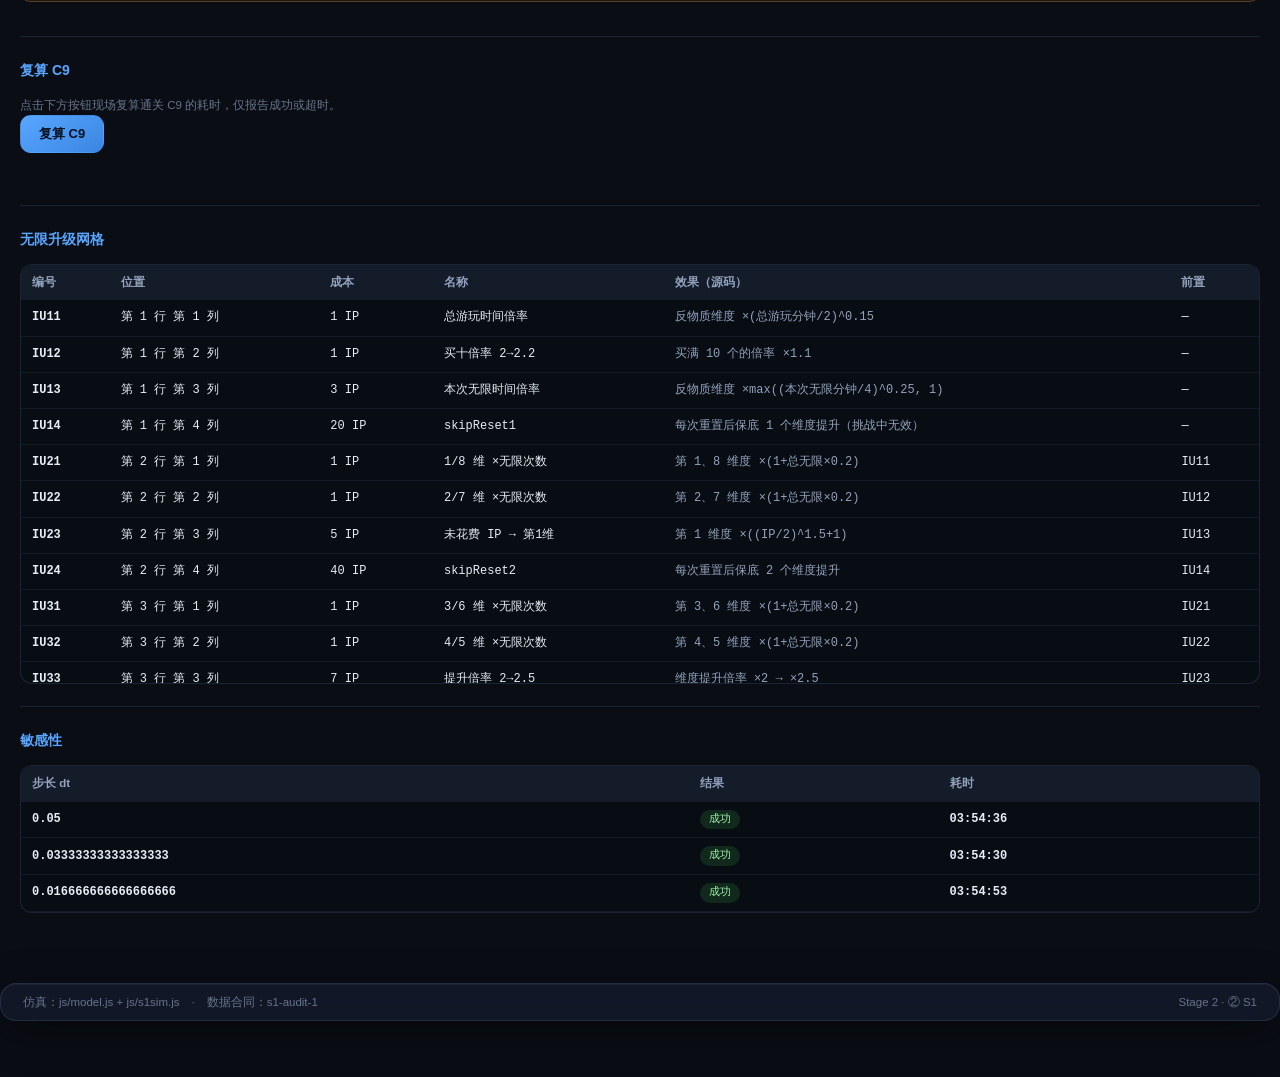
<file: stage2-s1.html>
<!DOCTYPE html>
<html lang="zh-CN">
<head>
<meta charset="utf-8" />
<meta name="viewport" content="width=device-width, initial-scale=1" />
<title>② S1 · 1 IP → 通关 C9 | 工作台</title>
<link rel="stylesheet" href="style.css" />
<link rel="stylesheet" href="s1.css" />
</head>
<body>
<header class="topbar glass">
  <div class="brand">
    <span class="logo">S1</span>
    <div>
      <h1>S1 段 · 1 IP → 通关 C9 · 工作台</h1>
      <p>模型估计与扫描结果（非实测秒级精度）</p>
    </div>
  </div>
</header>
<main>
  <nav class="subnav glass" id="subnav"></nav>

  <div id="s1Version"></div>

  <!-- 首屏优先：总耗时 + 操作表 -->
  <section class="s1-block">
    <h2>操作表 · <span id="s1SelectedName"></span></h2>
    <p class="s1-meta" id="s1SelectedMeta"></p>
    <div class="runbtns" style="margin-bottom:12px">
      <label class="s1-label" for="s1FlowFilter">筛选操作表</label>
      <input id="s1FlowFilter" class="s1-filter" type="text" placeholder="操作流程 / 购买项目 / 数量" />
    </div>
    <div id="s1Flow"></div>
  </section>

  <!-- 候选路线：默认折叠 -->
  <details class="s1-block">
    <summary class="s1-summary">候选路线（90 条 · 含未完成的超时路线）</summary>
    <div id="s1Candidates"></div>
  </details>

  <section class="s1-block">
    <h2>说明</h2>
    <p class="s1-disclaimer">本工作台所有时间为 <b>模型估计</b>，非实测秒级精度；路线为<b>扫描范围内最短</b>，<b>非全局最优</b>。「未验证」路线不参与排序。</p>
  </section>

  <section class="s1-block">
    <h2>假设</h2>
    <div id="s1Assumptions"></div>
  </section>

  <section class="s1-block">
    <h2>路线对比</h2>
    <div id="s1Comparison"></div>
  </section>

  <section class="s1-block">
    <h2>复算 C9</h2>
    <p class="hint">点击下方按钮现场复算通关 C9 的耗时，仅报告成功或超时。</p>
    <div class="runbtns">
      <button id="s1RecomputeC9" class="btn" type="button">复算 C9</button>
    </div>
    <div id="s1C9Result" class="c9-result"></div>
  </section>

  <section class="s1-block">
    <h2>无限升级网格</h2>
    <div id="s1IU"></div>
  </section>

  <section class="s1-block">
    <h2>敏感性</h2>
    <div id="s1Sensitivity"></div>
  </section>
</main>
<footer class="glass">
  <span>仿真：js/model.js + js/s1sim.js　·　数据合同：s1-audit-1</span>
  <span>Stage 2 · ② S1</span>
</footer>
<script src="js/nav.js"></script>
<script src="js/model.js"></script>
<script src="js/s1sim.js"></script>
<script src="js/s1flow.js"></script>
<script src="js/s1render.js"></script>
</body>
</html>
</file>
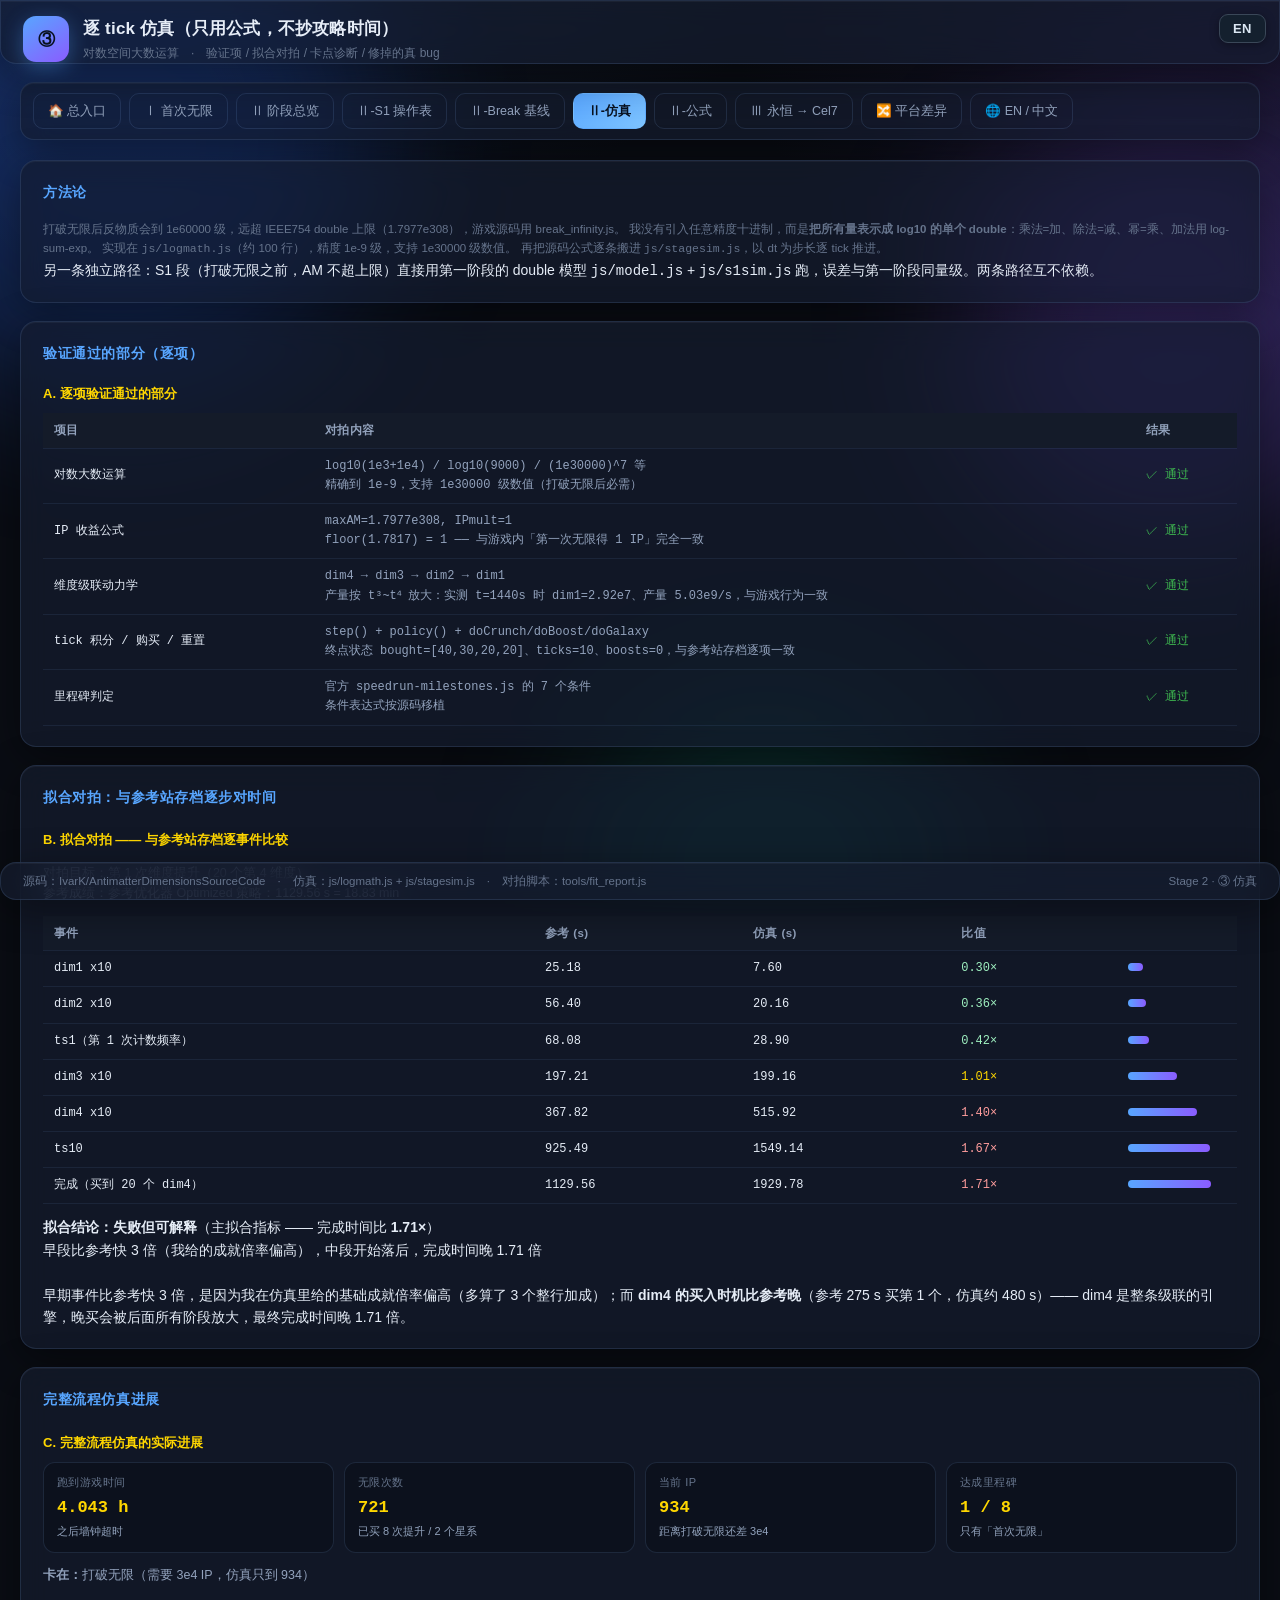
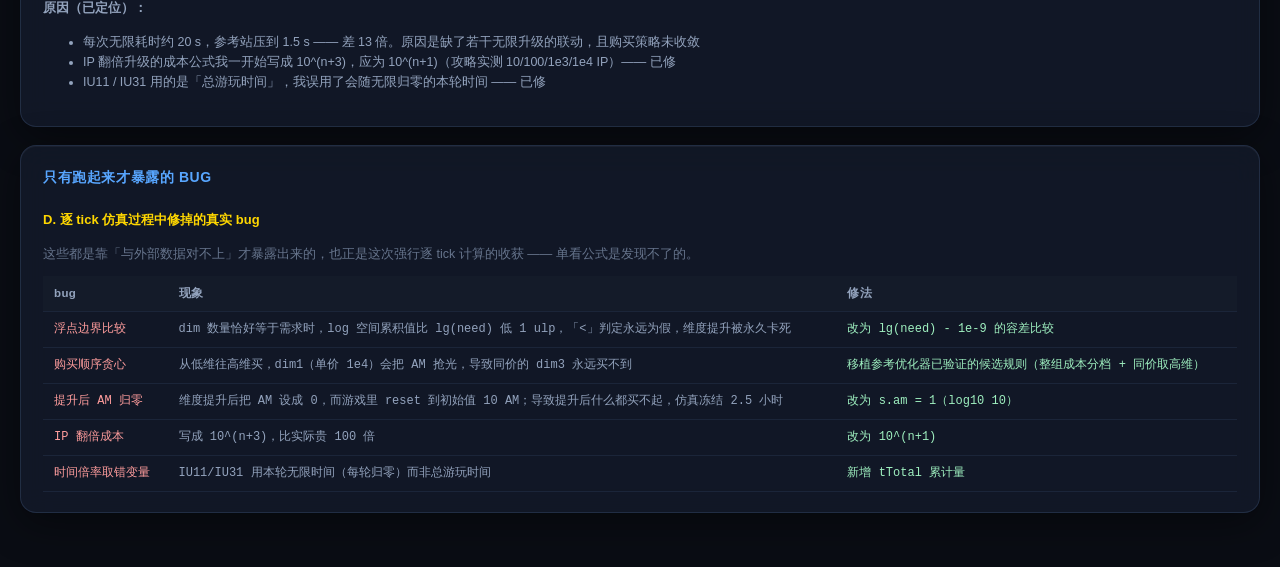
<file: stage2-sim.html>
<!DOCTYPE html>
<html lang="zh-CN">
<head>
<meta charset="utf-8" />
<meta name="viewport" content="width=device-width, initial-scale=1" />
<title>③ 逐 tick 仿真 | AD 速通优化器</title>
<link rel="stylesheet" href="style.css" />
  <script src="js/zh_en.js"></script>
  <script src="js/i18n.js"></script>
</head>
<body>
<div class="bg-orbs"><i></i><i></i><i></i></div>
<header class="topbar glass">
  <div class="brand">
    <span class="logo">③</span>
    <div>
      <h1>逐 tick 仿真（只用公式，不抄攻略时间）</h1>
      <p>对数空间大数运算　·　验证项 / 拟合对拍 / 卡点诊断 / 修掉的真 bug</p>
    </div>
  </div>
</header>
<main>
  <nav class="subnav glass" id="subnav"></nav>

  <div class="card glass wide">
    <h2>方法论</h2>
    <p class="hint">打破无限后反物质会到 1e60000 级，远超 IEEE754 double 上限（1.7977e308），游戏源码用 break_infinity.js。
      我没有引入任意精度十进制，而是<b>把所有量表示成 log10 的单个 double</b>：乘法=加、除法=减、幂=乘、加法用 log-sum-exp。
      实现在 <code>js/logmath.js</code>（约 100 行），精度 1e-9 级，支持 1e30000 级数值。
      再把源码公式逐条搬进 <code>js/stagesim.js</code>，以 dt 为步长逐 tick 推进。</p>
    <div class="ok-note">另一条独立路径：S1 段（打破无限之前，AM 不超上限）直接用第一阶段的 double 模型
      <code>js/model.js</code> + <code>js/s1sim.js</code> 跑，误差与第一阶段同量级。两条路径互不依赖。</div>
  </div>

  <div class="card glass wide">
    <h2>验证通过的部分（逐项）</h2>
    <div id="simVerified"></div>
  </div>

  <div class="card glass wide">
    <h2>拟合对拍：与参考站存档逐步对时间</h2>
    <div id="simFit"></div>
  </div>

  <div class="card glass wide">
    <h2>完整流程仿真进展</h2>
    <div id="simFull"></div>
  </div>

  <div class="card glass wide">
    <h2>只有跑起来才暴露的 bug</h2>
    <div id="simBugs"></div>
  </div>
</main>
<footer class="glass">
  <span>源码：IvarK/AntimatterDimensionsSourceCode　·　仿真：js/logmath.js + js/stagesim.js　·　对拍脚本：tools/fit_report.js</span>
  <span>Stage 2 · ③ 仿真</span>
</footer>
<script src="js/nav.js"></script>
<script src="js/simresults.js"></script>
<script src="js/stage2sim.js"></script>
</body>
</html>
</file>
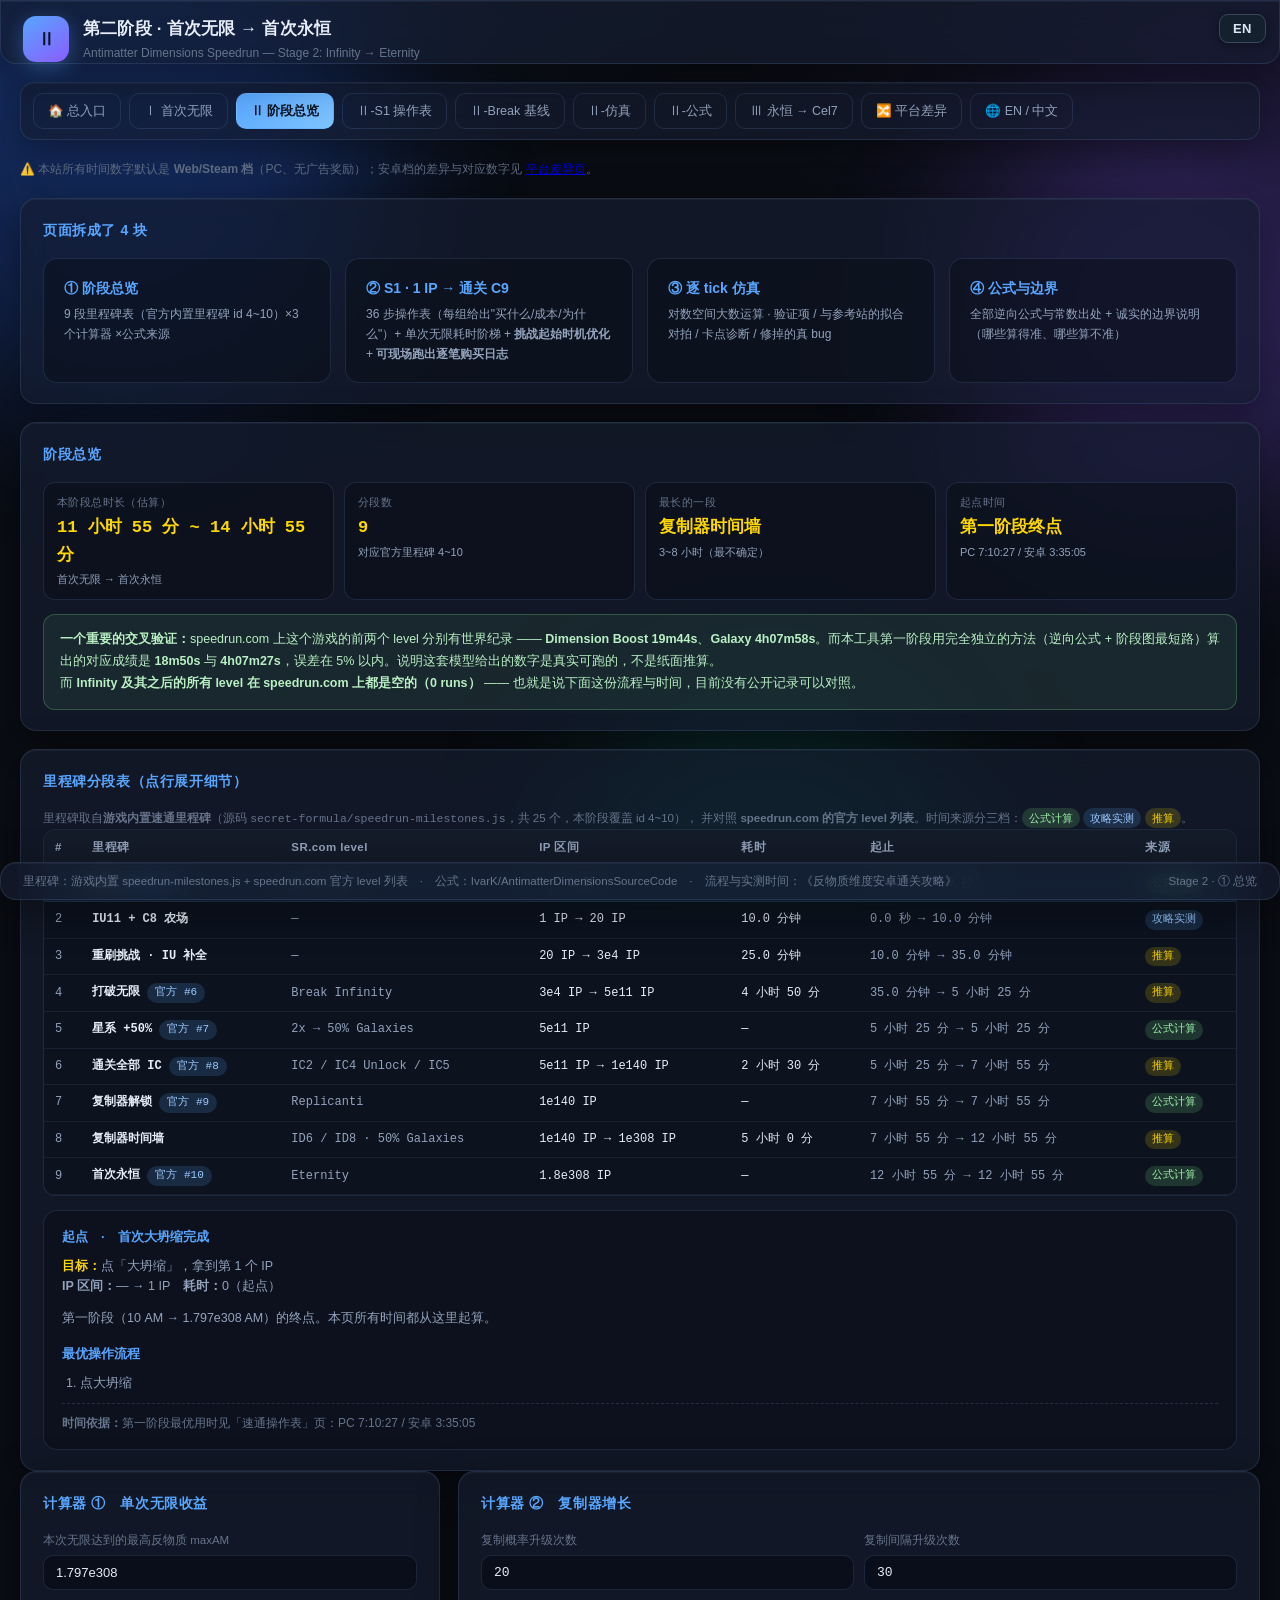
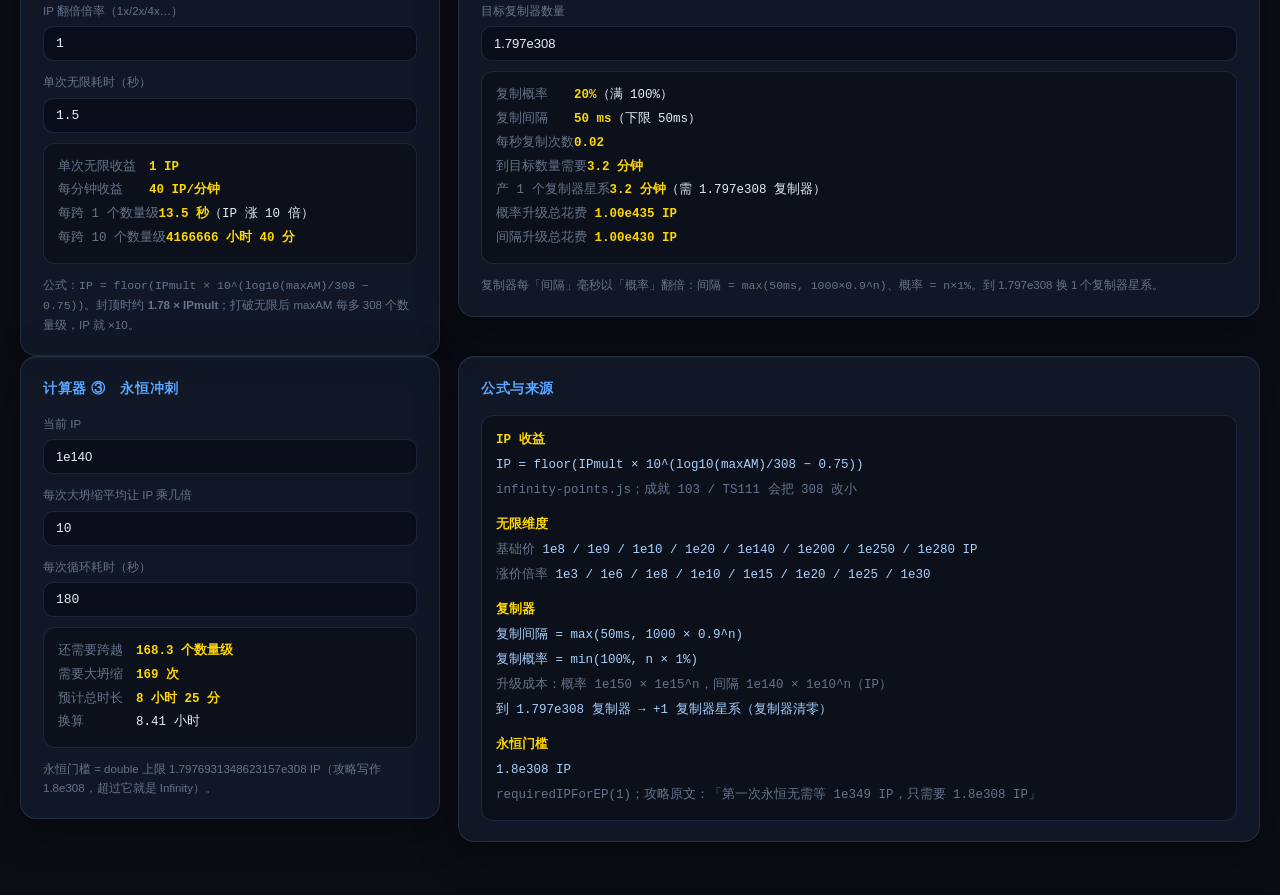
<file: stage2.html>
<!DOCTYPE html>
<html lang="zh-CN">
<head>
<meta charset="utf-8" />
<meta name="viewport" content="width=device-width, initial-scale=1" />
<title>① 阶段总览 · 首次无限 → 首次永恒 | AD 速通优化器</title>
<link rel="stylesheet" href="style.css" />
<style>
  .ms-row{cursor:pointer}
  .ms-row.sel td{background:rgba(88,166,255,.13)}
  .ms-detail{margin-top:14px;padding:16px 18px;border-radius:14px;background:rgba(8,12,20,.5);border:1px solid var(--stroke)}
  .ms-detail h4{margin:0 0 8px;font-size:13px;color:var(--accent)}
  .ms-detail ol,.ms-detail ul{margin:8px 0 0 18px;padding:0}
  .ms-detail li{font-size:12.5px;color:var(--txt-dim);margin-bottom:5px;line-height:1.6}
  .ms-detail .note{font-size:12px;color:var(--txt-mute);margin-top:10px;padding-top:10px;border-top:1px dashed rgba(120,160,220,.2)}
  .calc{display:grid;grid-template-columns:1fr;gap:12px}
  .out{margin-top:10px;padding:12px 14px;border-radius:12px;background:rgba(8,12,20,.6);border:1px solid var(--stroke);font-family:var(--mono);font-size:12.5px;line-height:1.9}
  .out b{color:var(--gold)}
  .out .k{color:var(--txt-mute)}
  .src{font-size:11px;padding:1px 7px;border-radius:20px;display:inline-block}
  .src.formula{background:rgba(126,231,135,.16);color:#9ff0a8}
  .src.guide{background:rgba(88,166,255,.16);color:#9dcaff}
  .src.derived{background:rgba(255,215,0,.16);color:#ffd700}
  .warn{padding:14px 16px;border-radius:12px;background:rgba(255,107,107,.08);border:1px solid rgba(255,107,107,.28);font-size:12.5px;color:#ffb3b3;line-height:1.75}
  .ok-note{padding:14px 16px;border-radius:12px;background:rgba(126,231,135,.08);border:1px solid rgba(126,231,135,.26);font-size:12.5px;color:#b9f0c4;line-height:1.75}
  .row-2{display:flex;gap:10px}
  .row-2>span{flex:1;display:block}
</style>
  <script src="js/zh_en.js"></script>
  <script src="js/i18n.js"></script>
</head>
<body>
<div class="bg-orbs"><i></i><i></i><i></i></div>
<header class="topbar glass">
  <div class="brand">
    <span class="logo">Ⅱ</span>
    <div>
      <h1>第二阶段 · 首次无限 → 首次永恒</h1>
      <p>Antimatter Dimensions Speedrun — Stage 2: Infinity → Eternity</p>
    </div>
  </div>
</header>
<main>
  <nav class="subnav glass" id="subnav"></nav>
  <div id="pfNote"><div class="hint" style="font-size:12px;color:var(--txt-mute)">⚠️ 本站所有时间数字默认是 <b>Web/Steam 档</b>（PC、无广告奖励）；安卓档的差异与对应数字见 <a href="./platform.html">平台差异页</a>。</div></div>

  <div class="card glass wide">
    <h2>页面拆成了 4 块</h2>
    <div class="navcards">
      <a class="navcard" href="./stage2.html"><div class="t">① 阶段总览</div>
        <div class="d">9 段里程碑表（官方内置里程碑 id 4~10）×3 个计算器 ×公式来源</div></a>
      <a class="navcard" href="./stage2-s1.html"><div class="t">② S1 · 1 IP → 通关 C9</div>
        <div class="d">36 步操作表（每组给出"买什么/成本/为什么"）+ 单次无限耗时阶梯 + <b>挑战起始时机优化</b> + <b>可现场跑出逐笔购买日志</b></div></a>
      <a class="navcard" href="./stage2-sim.html"><div class="t">③ 逐 tick 仿真</div>
        <div class="d">对数空间大数运算 · 验证项 / 与参考站的拟合对拍 / 卡点诊断 / 修掉的真 bug</div></a>
      <a class="navcard" href="./stage2-formula.html"><div class="t">④ 公式与边界</div>
        <div class="d">全部逆向公式与常数出处 + 诚实的边界说明（哪些算得准、哪些算不准）</div></a>
    </div>
  </div>

  <div class="card glass wide">
    <h2>阶段总览</h2>
    <div id="overview" class="summary"></div>
    <div class="ok-note" id="verifyNote"></div>
  </div>

  <div class="card glass wide">
    <h2>里程碑分段表（点行展开细节）</h2>
    <p class="hint">里程碑取自<b>游戏内置速通里程碑</b>（源码 <code>secret-formula/speedrun-milestones.js</code>，共 25 个，本阶段覆盖 id 4~10），
      并对照 <b>speedrun.com 的官方 level 列表</b>。时间来源分三档：<span class="src formula">公式计算</span>
      <span class="src guide">攻略实测</span> <span class="src derived">推算</span>。</p>
    <div class="scroll tall" id="msWrap"><table id="msTable"></table></div>
    <div id="msDetail"></div>
  </div>

  <div class="grid">
    <div class="card glass">
      <h2>计算器 ①　单次无限收益</h2>
      <div class="calc">
        <div><label class="sub">本次无限达到的最高反物质 maxAM</label><input type="text" id="c1_am" value="1.797e308" /></div>
        <div><label class="sub">IP 翻倍倍率（1x/2x/4x…）</label><input type="number" id="c1_mult" value="1" min="1" /></div>
        <div><label class="sub">单次无限耗时（秒）</label><input type="number" id="c1_t" value="1.5" step="0.1" /></div>
      </div>
      <div class="out" id="c1_out"></div>
      <p class="hint">公式：<code>IP = floor(IPmult × 10^(log10(maxAM)/308 − 0.75))</code>。封顶时约 <b>1.78 × IPmult</b>；打破无限后 maxAM 每多 308 个数量级，IP 就 ×10。</p>
    </div>
    <div class="card glass">
      <h2>计算器 ②　复制器增长</h2>
      <div class="calc">
        <div class="row-2">
          <span><label class="sub">复制概率升级次数</label><input type="number" id="c2_ch" value="20" min="0" max="100" /></span>
          <span><label class="sub">复制间隔升级次数</label><input type="number" id="c2_iv" value="30" min="0" /></span>
        </div>
        <div><label class="sub">目标复制器数量</label><input type="text" id="c2_tg" value="1.797e308" /></div>
      </div>
      <div class="out" id="c2_out"></div>
      <p class="hint">复制器每「间隔」毫秒以「概率」翻倍：<code>间隔 = max(50ms, 1000×0.9^n)</code>、<code>概率 = n×1%</code>。到 1.797e308 换 1 个复制器星系。</p>
    </div>
  </div>

  <div class="grid">
    <div class="card glass">
      <h2>计算器 ③　永恒冲刺</h2>
      <div class="calc">
        <div><label class="sub">当前 IP</label><input type="text" id="c3_ip" value="1e140" /></div>
        <div><label class="sub">每次大坍缩平均让 IP 乘几倍</label><input type="number" id="c3_k" value="10" step="0.5" min="1.01" /></div>
        <div><label class="sub">每次循环耗时（秒）</label><input type="number" id="c3_t" value="180" /></div>
      </div>
      <div class="out" id="c3_out"></div>
      <p class="hint">永恒门槛 = double 上限 1.7976931348623157e308 IP（攻略写作 1.8e308，超过它就是 Infinity）。</p>
    </div>
    <div class="card glass">
      <h2>公式与来源</h2>
      <div id="formulaBox" class="out" style="line-height:2"></div>
    </div>
  </div>
</main>
<footer class="glass">
  <span>里程碑：游戏内置 speedrun-milestones.js + speedrun.com 官方 level 列表　·　公式：IvarK/AntimatterDimensionsSourceCode　·　流程与实测时间：《反物质维度安卓通关攻略》</span>
  <span>Stage 2 · ① 总览</span>
</footer>
<script src="js/nav.js"></script>
<script src="js/stage2data.js"></script>
<script src="js/stage2.js"></script>
</body>
</html>
</file>
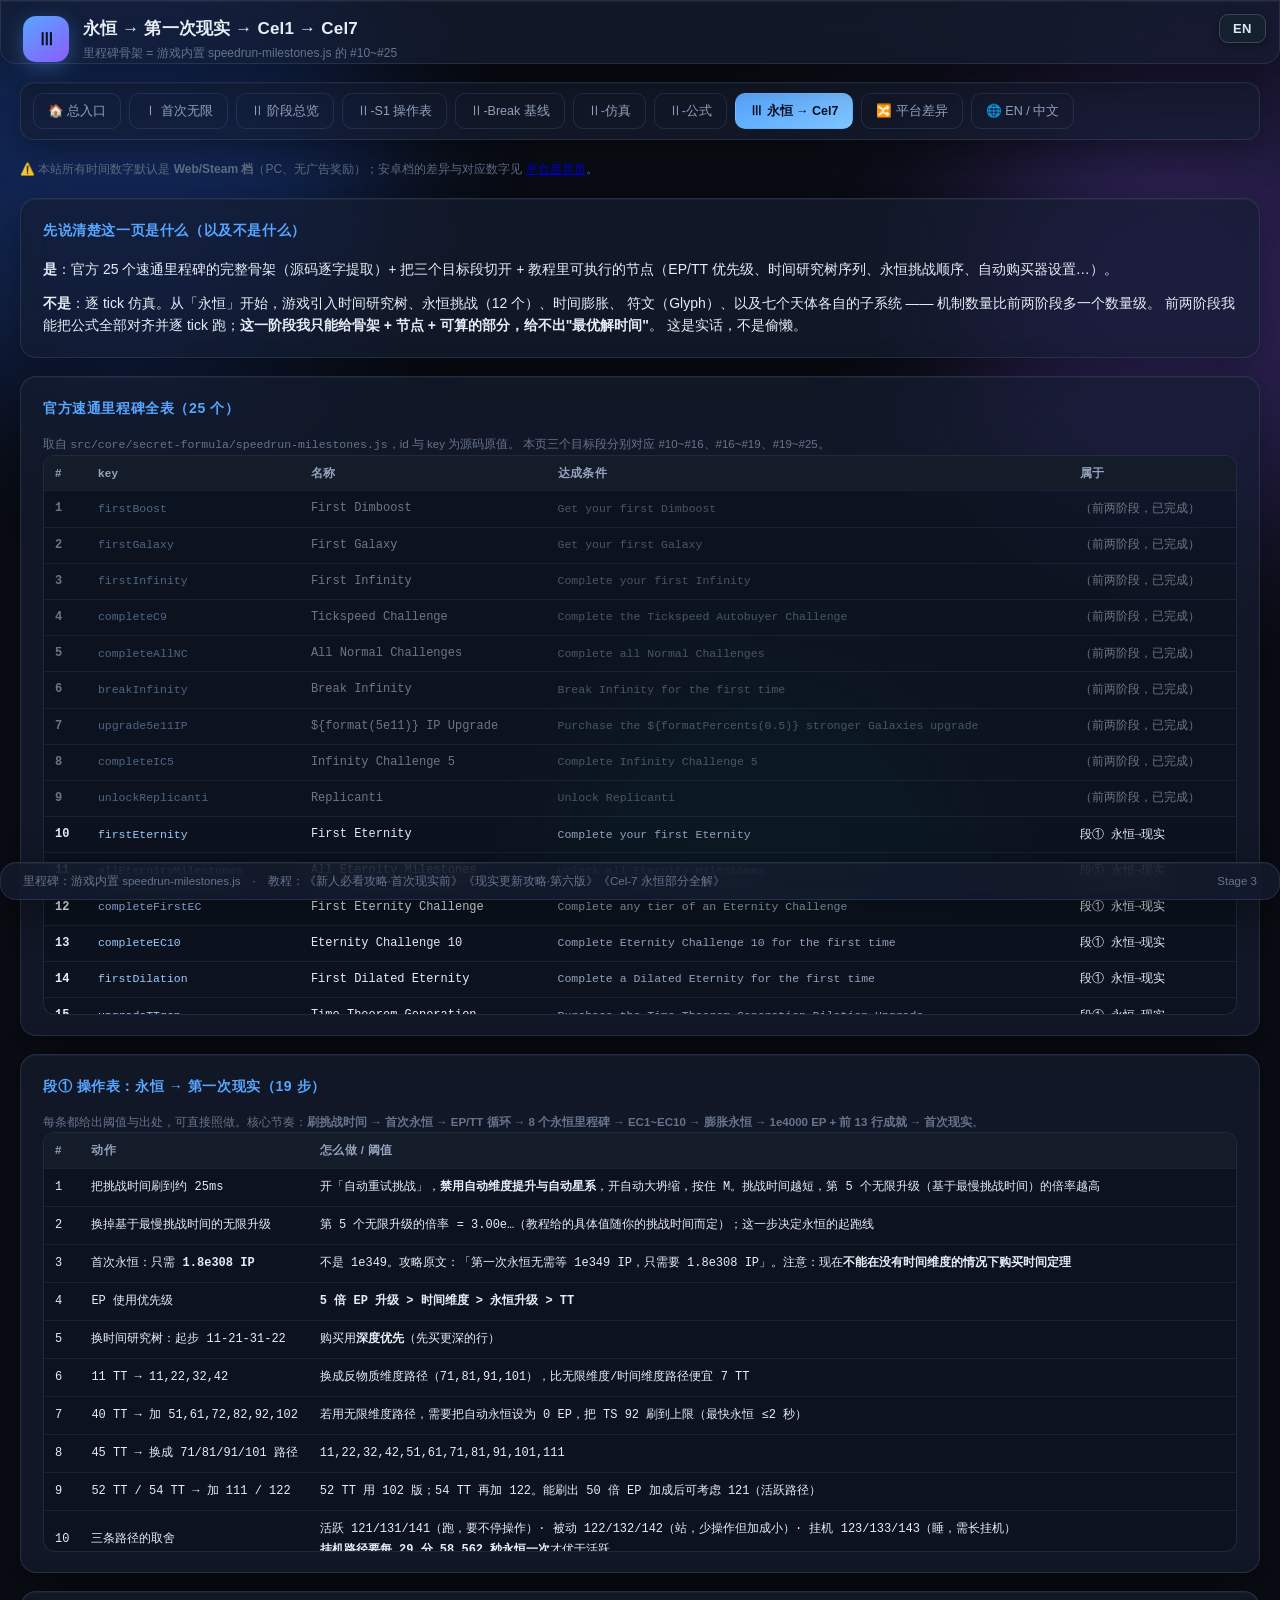
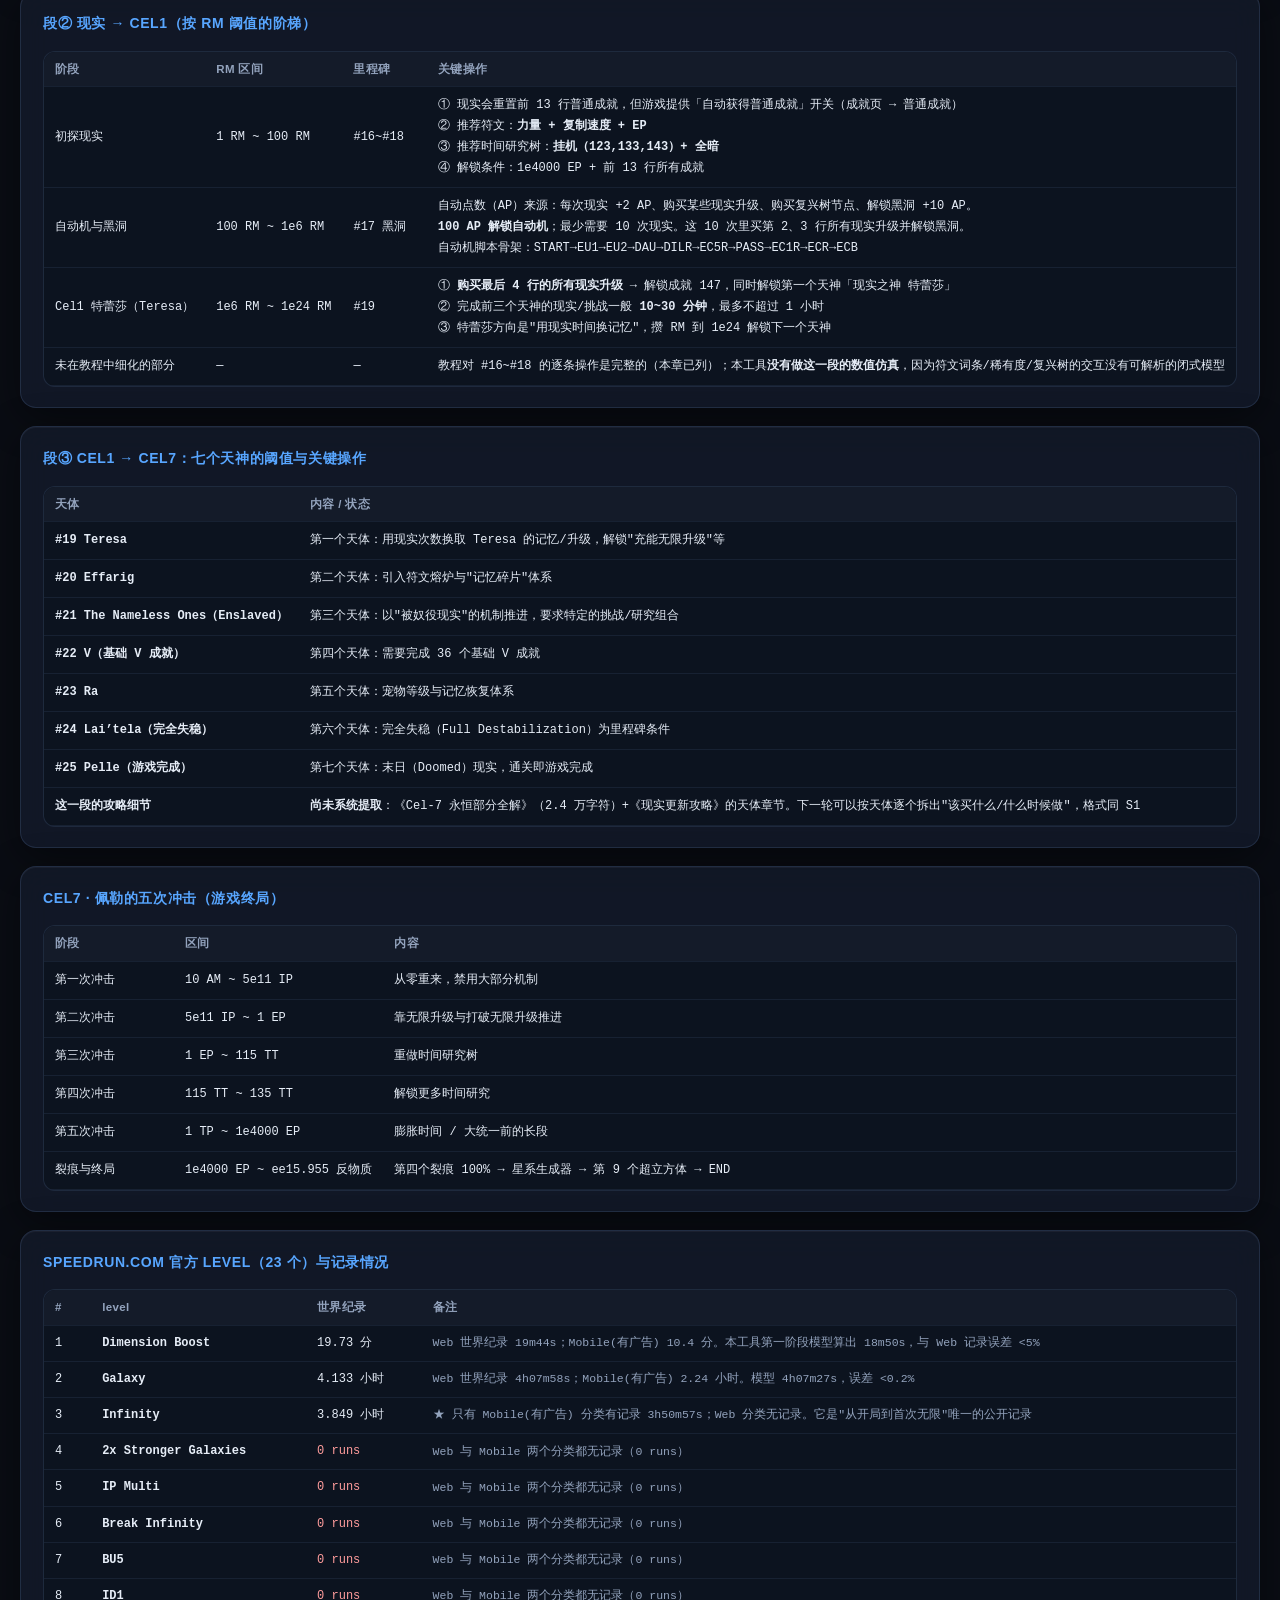
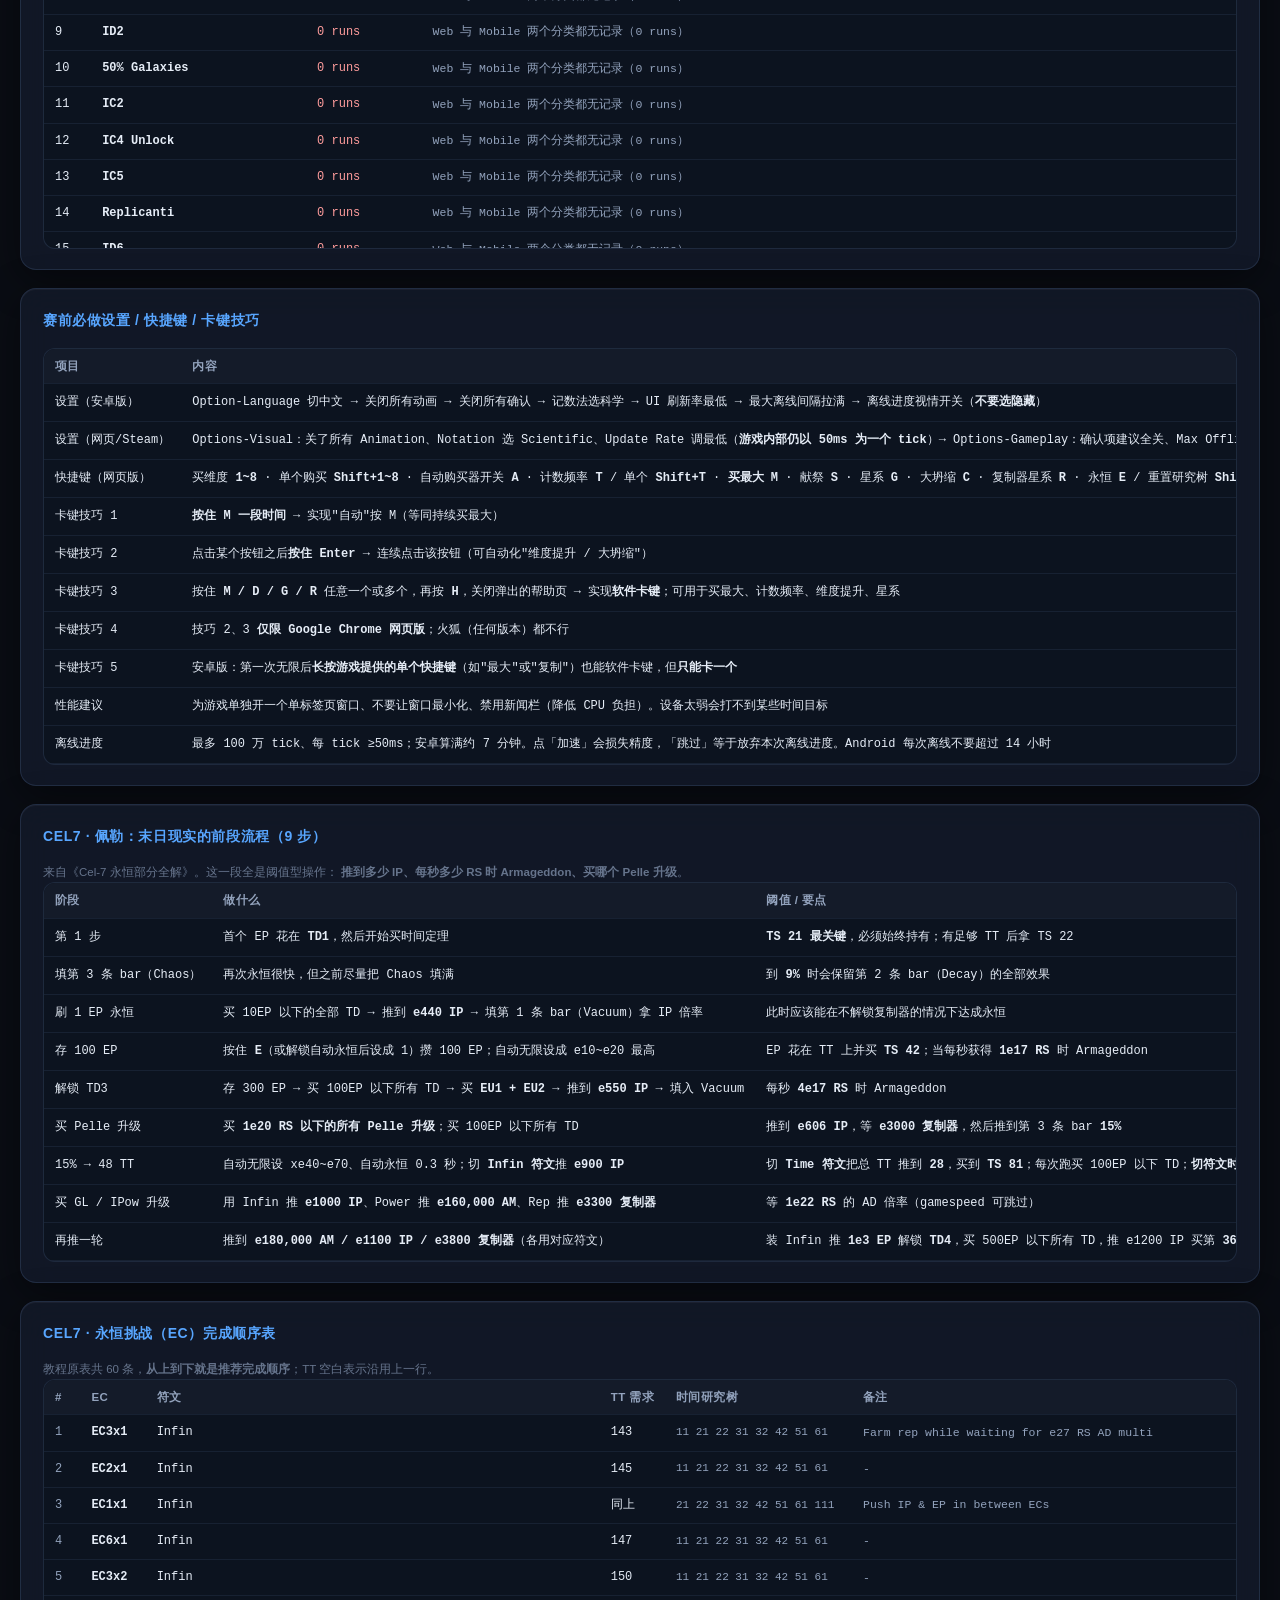
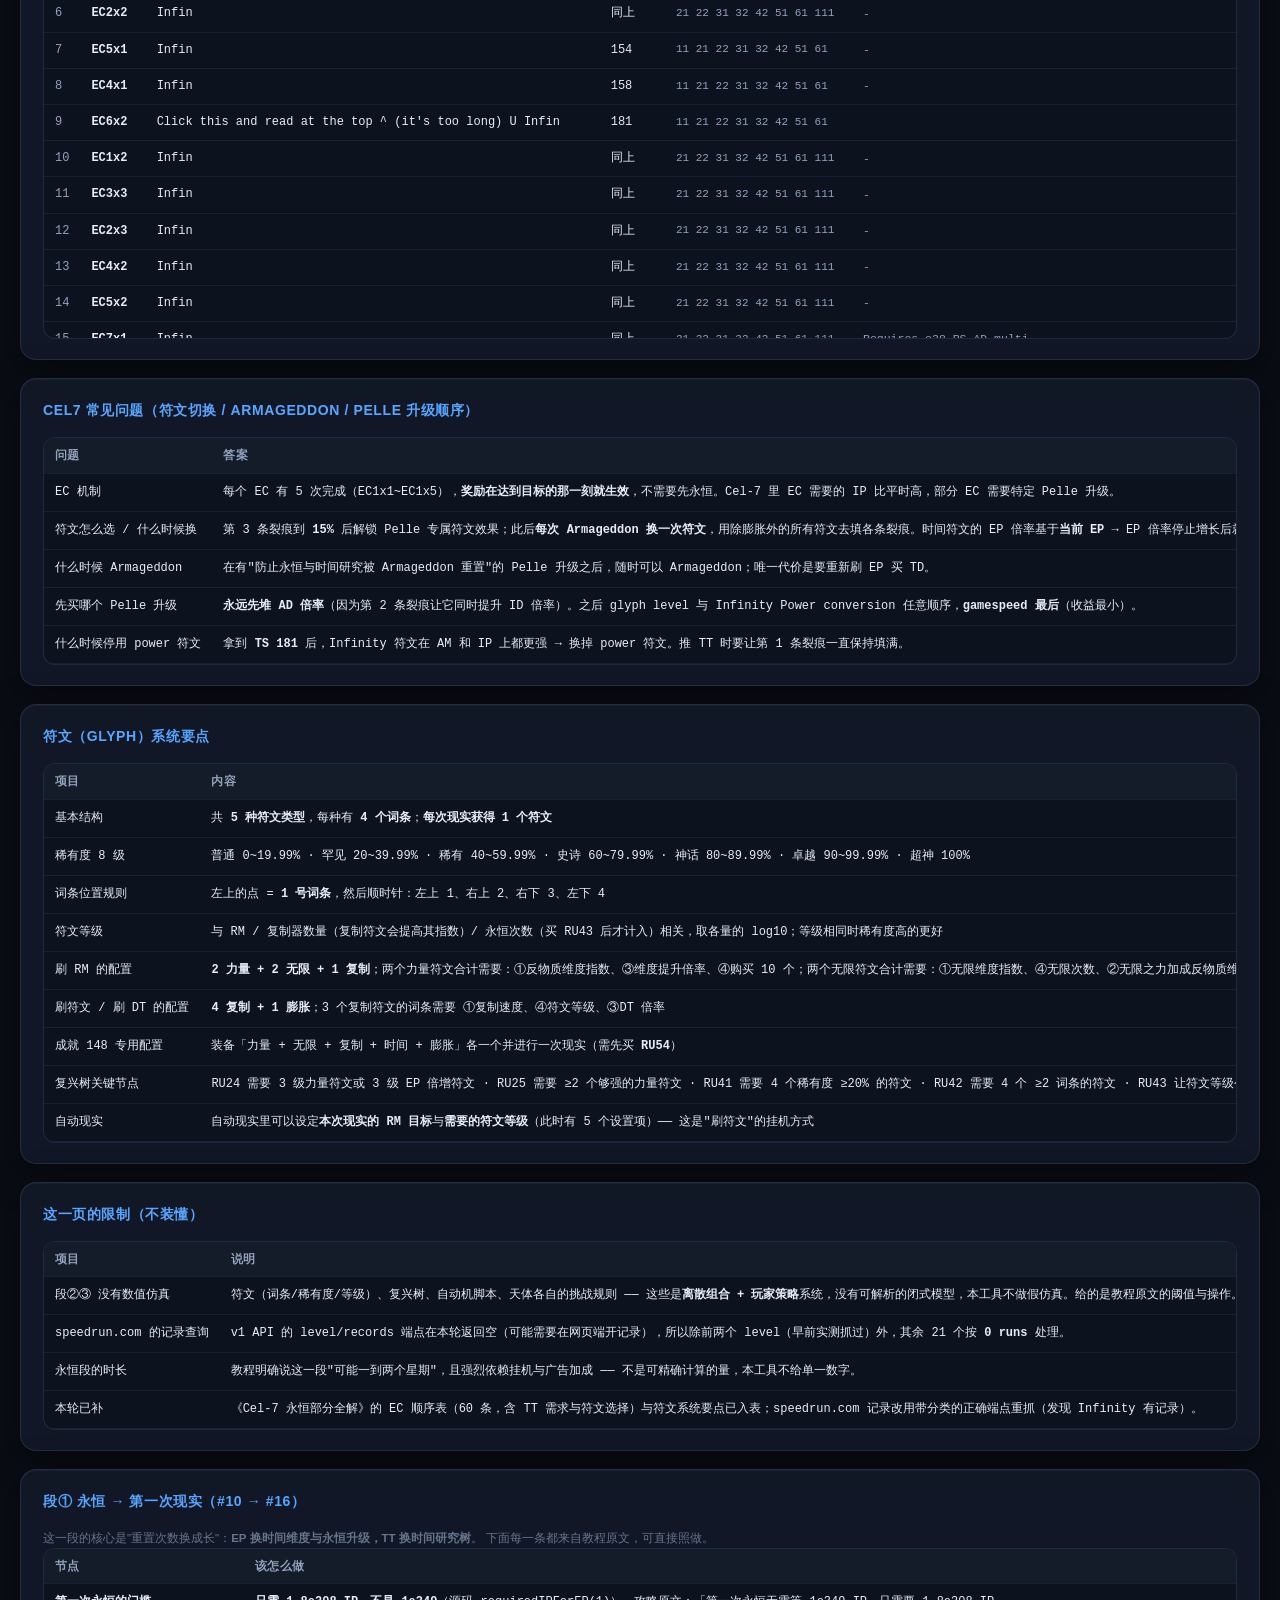
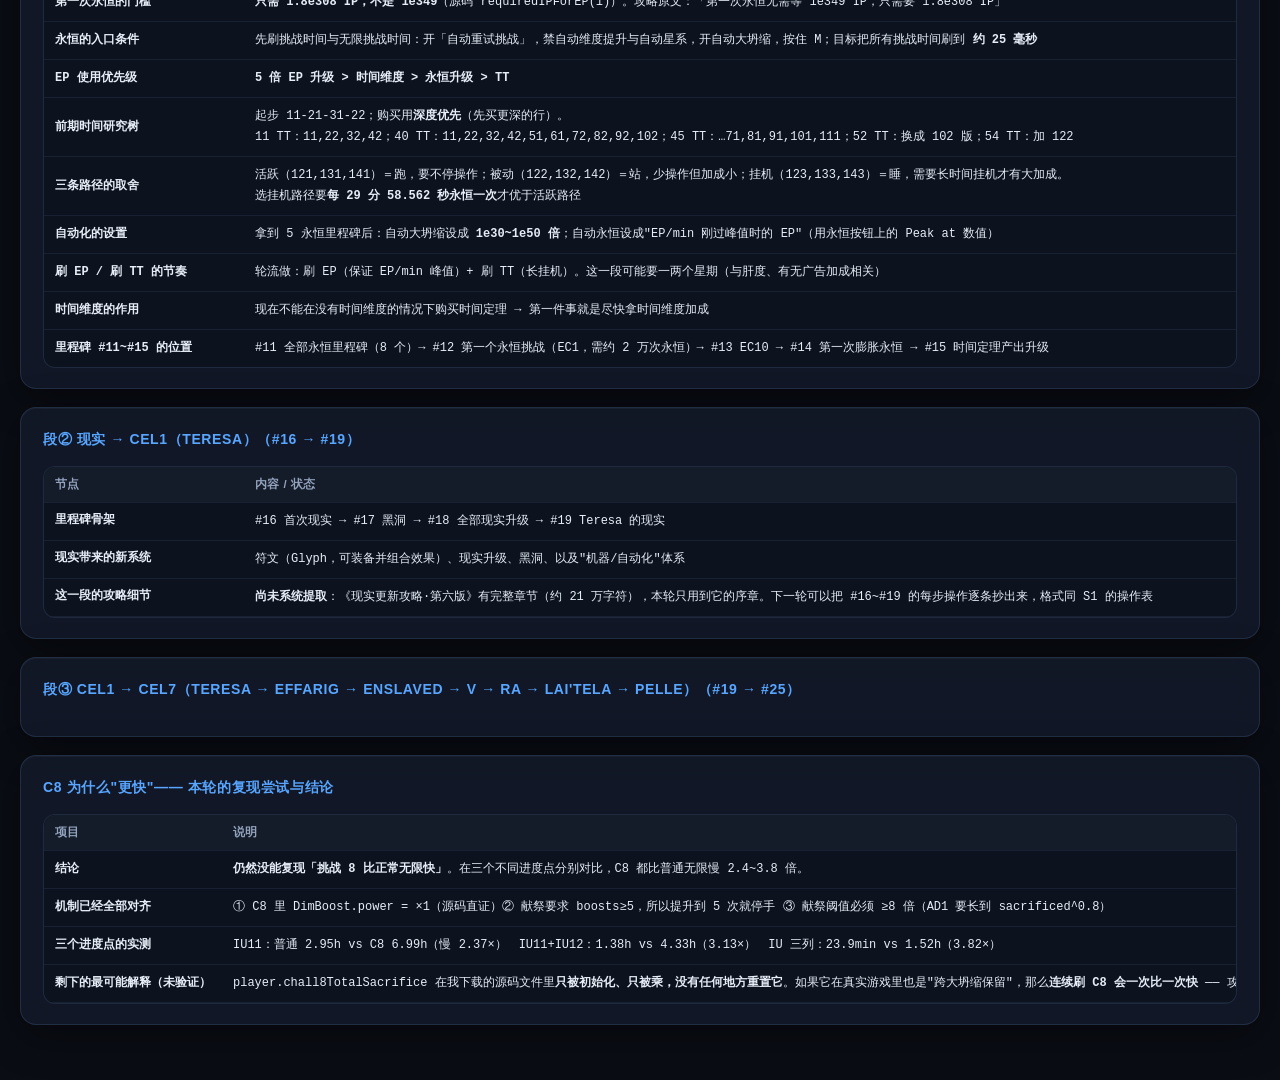
<file: stage3.html>
<!DOCTYPE html>
<html lang="zh-CN">
<head>
<meta charset="utf-8" />
<meta name="viewport" content="width=device-width, initial-scale=1" />
<title>Ⅲ 永恒 → Cel7｜AD 速通优化器</title>
<link rel="stylesheet" href="style.css" />
  <script src="js/zh_en.js"></script>
  <script src="js/i18n.js"></script>
</head>
<body>
<div class="bg-orbs"><i></i><i></i><i></i></div>
<header class="topbar glass">
  <div class="brand">
    <span class="logo">Ⅲ</span>
    <div>
      <h1>永恒 → 第一次现实 → Cel1 → Cel7</h1>
      <p>里程碑骨架 = 游戏内置 speedrun-milestones.js 的 #10~#25</p>
    </div>
  </div>
</header>
<main>
  <nav class="subnav glass" id="subnav"></nav>
  <div id="pfNote"><div class="hint" style="font-size:12px;color:var(--txt-mute)">⚠️ 本站所有时间数字默认是 <b>Web/Steam 档</b>（PC、无广告奖励）；安卓档的差异与对应数字见 <a href="./platform.html">平台差异页</a>。</div></div>

  <div class="card glass wide">
    <h2>先说清楚这一页是什么（以及不是什么）</h2>
    <div class="ok-note">
      <b>是</b>：官方 25 个速通里程碑的完整骨架（源码逐字提取）+ 把三个目标段切开 +
      教程里可执行的节点（EP/TT 优先级、时间研究树序列、永恒挑战顺序、自动购买器设置…）。
    </div>
    <div class="warn" style="margin-top:12px">
      <b>不是</b>：逐 tick 仿真。从「永恒」开始，游戏引入时间研究树、永恒挑战（12 个）、时间膨胀、
      符文（Glyph）、以及七个天体各自的子系统 —— 机制数量比前两阶段多一个数量级。
      前两阶段我能把公式全部对齐并逐 tick 跑；<b>这一阶段我只能给骨架 + 节点 + 可算的部分，给不出"最优解时间"</b>。
      这是实话，不是偷懒。
    </div>
  </div>

  <div class="card glass wide">
    <h2>官方速通里程碑全表（25 个）</h2>
    <p class="hint">取自 <code>src/core/secret-formula/speedrun-milestones.js</code>，id 与 key 为源码原值。
      本页三个目标段分别对应 #10~#16、#16~#19、#19~#25。</p>
    <div id="s3ms"></div>
  </div>

  <div class="card glass wide">
    <h2>段① 操作表：永恒 → 第一次现实（19 步）</h2>
    <p class="hint">每条都给出阈值与出处，可直接照做。核心节奏：<b>刷挑战时间 → 首次永恒 →
      EP/TT 循环 → 8 个永恒里程碑 → EC1~EC10 → 膨胀永恒 → 1e4000 EP + 前 13 行成就 → 首次现实</b>。</p>
    <div id="s3eternitySteps"></div>
  </div>

  <div class="card glass wide">
    <h2>段② 现实 → Cel1（按 RM 阈值的阶梯）</h2>
    <div id="s3realityLadder"></div>
  </div>

  <div class="card glass wide">
    <h2>段③ Cel1 → Cel7：七个天神的阈值与关键操作</h2>
    <div id="s3cel"></div>
  </div>

  <div class="card glass wide">
    <h2>Cel7 · 佩勒的五次冲击（游戏终局）</h2>
    <div id="s3pelle"></div>
  </div>

  <div class="card glass wide">
    <h2>speedrun.com 官方 level（23 个）与记录情况</h2>
    <div id="s3sr"></div>
  </div>

  <div class="card glass wide">
    <h2>赛前必做设置 / 快捷键 / 卡键技巧</h2>
    <div id="s3setup"></div>
  </div>

  <div class="card glass wide">
    <h2>Cel7 · 佩勒：末日现实的前段流程（9 步）</h2>
    <p class="hint">来自《Cel-7 永恒部分全解》。这一段全是阈值型操作：
      <b>推到多少 IP、每秒多少 RS 时 Armageddon、买哪个 Pelle 升级</b>。</p>
    <div id="s3cel7early"></div>
  </div>

  <div class="card glass wide">
    <h2>Cel7 · 永恒挑战（EC）完成顺序表</h2>
    <div id="s3cel7ec"></div>
  </div>

  <div class="card glass wide">
    <h2>Cel7 常见问题（符文切换 / Armageddon / Pelle 升级顺序）</h2>
    <div id="s3cel7faq"></div>
  </div>

  <div class="card glass wide">
    <h2>符文（Glyph）系统要点</h2>
    <div id="s3rune"></div>
  </div>

  <div class="card glass wide">
    <h2>这一页的限制（不装懂）</h2>
    <div id="s3open"></div>
  </div>

  <div class="card glass wide">
    <h2>段① 永恒 → 第一次现实（#10 → #16）</h2>
    <p class="hint">这一段的核心是"重置次数换成长"：<b>EP 换时间维度与永恒升级，TT 换时间研究树</b>。
      下面每一条都来自教程原文，可直接照做。</p>
    <div id="s3eternity"></div>
  </div>

  <div class="card glass wide">
    <h2>段② 现实 → Cel1（Teresa）（#16 → #19）</h2>
    <div id="s3reality"></div>
  </div>

  <div class="card glass wide">
    <h2>段③ Cel1 → Cel7（Teresa → Effarig → Enslaved → V → Ra → Lai'tela → Pelle）（#19 → #25）</h2>
    <div id="s3cel"></div>
  </div>

  <div class="card glass wide">
    <h2>C8 为什么"更快"—— 本轮的复现尝试与结论</h2>
    <div id="s3c8"></div>
  </div>
</main>
<footer class="glass">
  <span>里程碑：游戏内置 speedrun-milestones.js　·　教程：《新人必看攻略·首次现实前》《现实更新攻略·第六版》《Cel-7 永恒部分全解》</span>
  <span>Stage 3</span>
</footer>
<script src="js/nav.js"></script>
<script src="js/s3data.js"></script>
<script src="js/s3guide.js"></script>
<script src="js/s3render.js"></script>
</body>
</html>
</file>
<file: style.css>
/* ===== AD Speedrun Optimizer — dark glassmorphism ===== */
:root{
  --bg:#0a0d14;
  --bg2:#0f1420;
  --panel:rgba(22,29,45,.72);
  --panel-solid:#161d2d;
  --stroke:rgba(120,160,220,.16);
  --stroke-strong:rgba(120,160,220,.34);
  --txt:#e6edf7;
  --txt-dim:#93a3bd;
  --txt-mute:#66748c;
  --accent:#58a6ff;
  --accent2:#7ee787;
  --gold:#ffd700;
  --red:#ff6b6b;
  --green:#3fb950;
  --radius:16px;
  --mono:'JetBrains Mono','Cascadia Code',Consolas,'SF Mono',Menlo,monospace;
}
*{box-sizing:border-box}
html,body{margin:0;padding:0}
body{
  background:radial-gradient(1200px 800px at 12% -10%,#16233d 0%,transparent 60%),
             radial-gradient(1000px 700px at 100% 0%,#1a1630 0%,transparent 55%),
             var(--bg);
  color:var(--txt);
  font:14px/1.6 -apple-system,BlinkMacSystemFont,'Segoe UI','PingFang SC','Microsoft YaHei',sans-serif;
  min-height:100vh;
  padding-bottom:56px;
}
.bg-orbs{position:fixed;inset:0;z-index:0;overflow:hidden;pointer-events:none}
.bg-orbs i{position:absolute;border-radius:50%;filter:blur(80px);opacity:.28}
.bg-orbs i:nth-child(1){width:520px;height:520px;background:#2b6cff;left:-140px;top:-120px}
.bg-orbs i:nth-child(2){width:420px;height:420px;background:#8a5cff;right:-100px;top:120px}
.bg-orbs i:nth-child(3){width:380px;height:380px;background:#0e7f6a;left:45%;bottom:-160px}

.glass{
  background:var(--panel);
  border:1px solid var(--stroke);
  border-radius:var(--radius);
  backdrop-filter:blur(14px) saturate(140%);
  -webkit-backdrop-filter:blur(14px) saturate(140%);
  box-shadow:0 10px 40px rgba(0,0,0,.42),inset 0 1px 0 rgba(255,255,255,.045);
}
main{position:relative;z-index:1;max-width:1360px;margin:0 auto;padding:18px 20px 0}

/* ---------- top bar ---------- */
.topbar{
  position:sticky;top:0;z-index:5;margin:0;padding:14px 22px 0;
  border-radius:0 0 var(--radius) var(--radius);
  display:flex;flex-wrap:wrap;gap:14px;align-items:center;justify-content:space-between;
}
.brand{display:flex;gap:14px;align-items:center}
.logo{
  width:46px;height:46px;border-radius:13px;display:grid;place-items:center;
  background:linear-gradient(145deg,#58a6ff,#8a5cff);color:#08111f;font-weight:800;font-size:17px;
  letter-spacing:-.5px;box-shadow:0 6px 20px rgba(88,166,255,.35)
}
.topbar h1{margin:0;font-size:17px;letter-spacing:.2px}
.topbar p{margin:2px 0 0;font-size:12px;color:var(--txt-mute)}
.tabs{display:flex;gap:6px;padding-bottom:12px}
.tab{
  background:transparent;border:1px solid transparent;color:var(--txt-dim);
  padding:8px 16px;border-radius:10px;cursor:pointer;font-size:13.5px;font-family:inherit;
  transition:.16s
}
.tab:hover{color:var(--txt);background:rgba(88,166,255,.08)}
.tab.active{color:#08111f;background:linear-gradient(145deg,#58a6ff,#7ec4ff);font-weight:600;
  box-shadow:0 4px 16px rgba(88,166,255,.3)}

/* ---------- layout ---------- */
.panel-tab{display:none;padding:20px 0}
.panel-tab.active{display:block}
.grid{display:grid;grid-template-columns:minmax(340px,420px) 1fr;gap:18px;align-items:start}
@media(max-width:1020px){.grid{grid-template-columns:1fr}}
.card{padding:20px 22px}
.card.wide{margin-top:18px}
.card h2{margin:0 0 16px;font-size:14px;font-weight:600;color:var(--accent);
  letter-spacing:.6px;text-transform:uppercase}
.field{margin-bottom:14px}
.field.row{display:flex;gap:12px}
.field.row>div{flex:1}
label{display:block;font-size:12px;color:var(--txt-dim);margin-bottom:6px}
label.sub{color:var(--txt-mute);font-size:11.5px}
input,select{
  width:100%;padding:9px 12px;border-radius:10px;font-family:inherit;font-size:13px;
  background:rgba(8,12,20,.66);border:1px solid var(--stroke);color:var(--txt);outline:none;
  transition:.15s
}
input:focus,select:focus{border-color:var(--accent);box-shadow:0 0 0 3px rgba(88,166,255,.14)}
input[type=number]{font-family:var(--mono)}
.seg{display:flex;gap:5px;flex-wrap:wrap}
.seg-btn{
  flex:1 1 auto;min-width:78px;padding:8px 10px;border-radius:9px;cursor:pointer;font-family:inherit;
  font-size:12.5px;background:rgba(8,12,20,.55);border:1px solid var(--stroke);color:var(--txt-dim);
  transition:.15s
}
.seg-btn:hover{color:var(--txt);border-color:var(--stroke-strong)}
.seg-btn.active{background:rgba(88,166,255,.16);border-color:var(--accent);color:#cfe6ff;font-weight:600}
button.primary{
  width:100%;padding:12px;border-radius:11px;border:none;cursor:pointer;font-family:inherit;
  font-size:14px;font-weight:700;color:#08111f;margin-top:4px;
  background:linear-gradient(145deg,#58a6ff,#7ee787);
  box-shadow:0 8px 26px rgba(88,166,255,.3);transition:.16s
}
button.primary:hover{transform:translateY(-1px);box-shadow:0 12px 32px rgba(88,166,255,.42)}
button.primary:disabled{opacity:.5;cursor:not-allowed;transform:none}
.hint{font-size:11.5px;color:var(--txt-mute);margin:12px 0 0;line-height:1.65}
.hidden{display:none}

/* ---------- progress ---------- */
.progress{height:6px;border-radius:6px;background:rgba(8,12,20,.7);margin-top:14px;position:relative;overflow:hidden}
.progress .bar{position:absolute;inset:0;width:0%;background:linear-gradient(90deg,#58a6ff,#7ee787);transition:width .2s}
.progress .label{display:block;font-size:11.5px;color:var(--txt-mute);margin-top:7px}

/* ---------- summary ---------- */
.summary{margin-bottom:14px}
.summary.empty{color:var(--txt-mute);font-size:13px;padding:26px 0;text-align:center}
.kpis{display:grid;grid-template-columns:repeat(auto-fit,minmax(140px,1fr));gap:10px}
.kpi{background:rgba(8,12,20,.5);border:1px solid var(--stroke);border-radius:12px;padding:11px 13px}
.kpi .k{font-size:11px;color:var(--txt-mute);letter-spacing:.4px}
.kpi .v{font-family:var(--mono);font-size:17px;color:var(--gold);margin-top:3px;font-weight:600}
.kpi .s{font-size:11px;color:var(--txt-dim);margin-top:2px}

/* ---------- tables ---------- */
.scroll{max-height:420px;overflow:auto;border-radius:12px;border:1px solid var(--stroke);background:rgba(8,12,20,.34)}
.scroll.tall{max-height:560px}
table{width:100%;border-collapse:collapse;font-size:12.5px}
th,td{padding:8px 11px;text-align:left;border-bottom:1px solid rgba(120,160,220,.1);white-space:nowrap}
th{position:sticky;top:0;background:#141b29;color:var(--txt-dim);font-weight:600;font-size:11.5px;
  letter-spacing:.4px;z-index:1}
td{font-family:var(--mono);font-size:12px}
td.dim{color:var(--txt-dim)}
tr:hover td{background:rgba(88,166,255,.06)}
.tag{display:inline-block;padding:1px 8px;border-radius:20px;font-size:11px;font-family:inherit}
.tag.boost{background:rgba(88,166,255,.16);color:#9dcaff}
.tag.galaxy{background:rgba(126,231,135,.16);color:#9ff0a8}
.tag.inf{background:rgba(255,215,0,.16);color:var(--gold)}
.tag.sac{background:rgba(255,107,107,.16);color:#ff9d9d}
.tag.tick{background:rgba(138,92,255,.2);color:#c3aaff}

/* ---------- timeline ---------- */
.timeline{display:flex;flex-direction:column;gap:8px}
.tl-row{display:flex;align-items:center;gap:10px;font-size:12px}
.tl-name{width:150px;color:var(--txt-dim);font-family:var(--mono);font-size:11.5px;flex-shrink:0}
.tl-track{flex:1;height:20px;background:rgba(8,12,20,.55);border-radius:6px;overflow:hidden;position:relative}
.tl-fill{height:100%;border-radius:6px;background:linear-gradient(90deg,rgba(88,166,255,.85),rgba(138,92,255,.85))}
.tl-val{width:76px;text-align:right;font-family:var(--mono);font-size:11.5px;color:var(--txt-dim);flex-shrink:0}
.tl-row.total .tl-fill{background:linear-gradient(90deg,#ffd700,#ffa500)}
.tl-row.total .tl-name{color:var(--gold)}

/* ---------- verify / algo ---------- */
.vt-title{font-size:13px;color:var(--accent);margin:18px 0 8px;font-weight:600}
.vt-title:first-child{margin-top:4px}
.ok{color:var(--green)}.bad{color:var(--red)}
#algoContent h3{font-size:13.5px;color:var(--gold);margin:22px 0 8px}
#algoContent h3:first-child{margin-top:0}
#algoContent p,#algoContent li{font-size:13px;color:var(--txt-dim)}
#algoContent code{font-family:var(--mono);font-size:12px;background:rgba(88,166,255,.12);
  padding:1.5px 6px;border-radius:5px;color:#a8d1ff}
#algoContent pre{background:rgba(5,8,14,.7);border:1px solid var(--stroke);border-radius:12px;
  padding:14px 16px;overflow:auto;font-family:var(--mono);font-size:12px;line-height:1.7;color:#c9d7ea}
#algoContent table{margin:10px 0}
#algoContent td,#algoContent th{white-space:normal}
#algoContent td:first-child{color:#a8d1ff;font-size:12px}

footer{
  position:fixed;bottom:0;left:0;right:0;z-index:4;display:flex;justify-content:space-between;
  gap:12px;padding:9px 22px;font-size:11.5px;color:var(--txt-mute);border-radius:0;
  border-left:none;border-right:none;border-bottom:none;
}
::-webkit-scrollbar{width:9px;height:9px}
::-webkit-scrollbar-track{background:transparent}
::-webkit-scrollbar-thumb{background:rgba(120,160,220,.22);border-radius:6px}
::-webkit-scrollbar-thumb:hover{background:rgba(120,160,220,.36)}

/* ===== 速通操作表 ===== */
.runhead{display:flex;flex-wrap:wrap;gap:12px;justify-content:space-between;align-items:center;margin-bottom:16px}
.runhead .seg{flex:1 1 320px;max-width:420px}
.runbtns{display:flex;gap:8px;flex-wrap:wrap}
button.ghost{
  padding:8px 14px;border-radius:10px;cursor:pointer;font-family:inherit;font-size:12.5px;
  background:rgba(8,12,20,.55);border:1px solid var(--stroke);color:var(--txt-dim);transition:.15s
}
button.ghost:hover:not(:disabled){color:var(--txt);border-color:var(--accent);background:rgba(88,166,255,.1)}
button.ghost:disabled{opacity:.35;cursor:not-allowed}
button.ghost.on{background:rgba(126,231,135,.16);border-color:var(--accent2);color:#b8f3bf;font-weight:600}

.nowbox{
  display:flex;flex-direction:column;gap:5px;padding:16px 18px;border-radius:14px;min-height:104px;justify-content:center;
  background:linear-gradient(135deg,rgba(88,166,255,.1),rgba(138,92,255,.08));
  border:1px solid var(--stroke-strong)
}
.now-idle{color:var(--txt-mute);font-size:13px}
.now-step{font-size:11.5px;color:var(--txt-mute);letter-spacing:.6px}
.now-act{font-size:21px;font-weight:700;color:#fff}
.now-act b{color:var(--gold)}
.now-meta{font-size:12.5px;color:var(--txt-dim)}
.now-meta b{color:var(--accent);font-family:var(--mono)}
kbd{font-family:var(--mono);font-size:11.5px;padding:1px 7px;border-radius:5px;
  background:rgba(255,255,255,.09);border:1px solid var(--stroke-strong);color:var(--txt)}

.stagetarget{font-size:12.5px;color:var(--gold);margin:-6px 0 12px;line-height:1.6}
.stagetarget .dim{color:var(--txt-mute);font-weight:400}

table tr.stage-row{cursor:pointer}
table tr.stage-row.sel td{background:rgba(88,166,255,.13);color:#dcecff}
table tr.stage-row:hover td{background:rgba(88,166,255,.08)}
table tr.act-row{cursor:pointer}
table tr.act-row.cur td{background:linear-gradient(90deg,rgba(255,215,0,.2),rgba(255,215,0,.05));
  color:#fff;font-weight:600;box-shadow:inset 3px 0 0 var(--gold)}
.tl-fill.fill-gal{background:linear-gradient(90deg,rgba(126,231,135,.9),rgba(63,185,80,.85))}
.tl-fill.fill-inf{background:linear-gradient(90deg,#ffd700,#ff9d3d)}

/* ===== 第二阶段页面 ===== */
.row-2{display:flex;gap:10px}
.row-2>span{flex:1;display:block}
.ms-detail .src{margin-left:4px}
a.tab{text-decoration:none;display:inline-block}

/* ===== 分段导航 & S1 页 ===== */
.subnav{display:flex;gap:8px;flex-wrap:wrap;margin:0 0 20px;padding:10px 12px;border-radius:14px}
.subnav a{padding:7px 14px;border-radius:10px;border:1px solid var(--stroke);color:var(--txt-dim);
  font-size:12.5px;text-decoration:none;transition:.16s}
.subnav a:hover{color:var(--txt);background:rgba(88,166,255,.08)}
.subnav a.active{color:#08111f;background:linear-gradient(145deg,#58a6ff,#7ec4ff);font-weight:600;border-color:transparent}
.btn,button.btn{padding:9px 18px;border-radius:11px;border:1px solid transparent;cursor:pointer;
  background:linear-gradient(145deg,#58a6ff,#3a86e0);color:#08111f;font-weight:600;font-size:13px;
  font-family:inherit;transition:.16s}
.btn:hover{transform:translateY(-1px);box-shadow:0 10px 26px rgba(88,166,255,.35)}
.logbox{margin:0;padding:14px 16px;border-radius:12px;background:rgba(6,9,16,.72);
  border:1px solid var(--stroke);font-family:var(--mono);font-size:11.5px;line-height:1.75;
  color:#bcd0ea;max-height:460px;overflow:auto;white-space:pre}
#s1steps td,#s1iu td,#s1const td,#s1ladder td,#s1timeline td{white-space:normal}
.navcards{display:grid;grid-template-columns:repeat(auto-fit,minmax(220px,1fr));gap:14px}
.navcard{display:block;text-decoration:none;color:inherit;padding:18px 20px;border-radius:14px;
  background:rgba(8,12,20,.45);border:1px solid var(--stroke);transition:.18s}
.navcard:hover{border-color:var(--accent);background:rgba(88,166,255,.08);transform:translateY(-2px)}
.navcard .t{font-size:14px;font-weight:600;color:var(--accent);margin-bottom:6px}
.navcard .d{font-size:12px;color:var(--txt-dim);line-height:1.65}
</file>
<file: break.css>
/* Break-log workbench styles. Keep this page isolated from S1 styles. */
.break-contract{
  margin-left:auto;padding:6px 10px;border:1px solid rgba(88,166,255,.4);border-radius:8px;
  color:#b9dcff;font:11px var(--mono);white-space:nowrap
}
.break-scope{margin:0 0 18px;padding:18px 20px;border:1px solid var(--stroke-strong);background:rgba(18,29,48,.62)}
.scope-title{color:var(--gold);font-size:14px;font-weight:700;margin-bottom:6px}
.break-scope p{margin:0;color:var(--txt-dim);font-size:13px;line-height:1.75}
.break-scope code,.break-note code{font-family:var(--mono);color:#b9dcff;background:rgba(88,166,255,.12);padding:1px 5px;border-radius:4px}
.scope-grid{display:grid;grid-template-columns:repeat(3,minmax(0,1fr));gap:10px;margin-top:14px}
.scope-grid span{padding:10px 12px;background:rgba(8,12,20,.48);border-left:2px solid var(--accent);color:var(--txt-dim);font-size:12px}
.scope-grid b{display:block;color:var(--txt);margin-bottom:3px}
.break-grid{display:grid;grid-template-columns:minmax(420px,1.05fr) minmax(360px,.95fr);gap:18px;align-items:start;min-width:0}
.break-grid>*{min-width:0}
.break-panel{padding:18px 20px;margin-bottom:18px;min-width:0;max-width:100%}
.break-panel h2{margin:0 0 14px;color:var(--accent);font-size:14px;letter-spacing:0}
.break-field-row{display:grid;grid-template-columns:repeat(2,minmax(0,1fr));gap:12px}
.break-panel label{margin-bottom:12px}
.break-panel input,.break-panel select{margin-top:5px}
.break-actions{display:flex;align-items:center;gap:12px;margin-top:2px;flex-wrap:wrap}
.break-actions .hint{margin:0;flex:1 1 260px}
.break-result{min-height:260px}
.break-result.empty{display:grid;place-items:center;color:var(--txt-mute);border:1px dashed var(--stroke);padding:28px}
.break-status{padding:10px 12px;margin-bottom:12px;border-left:3px solid var(--accent);background:rgba(8,12,20,.44);color:var(--txt-dim)}
.break-status.ok{border-color:var(--green)}
.break-status.bad{border-color:var(--red)}
.break-status strong{color:var(--txt)}
.break-kpis{display:grid;grid-template-columns:repeat(2,minmax(0,1fr));gap:8px}
.break-kpi{padding:10px 11px;background:rgba(8,12,20,.48);border:1px solid var(--stroke)}
.break-kpi .k{font-size:11px;color:var(--txt-mute)}
.break-kpi .v{margin-top:3px;color:var(--gold);font:600 14px var(--mono);overflow-wrap:anywhere}
.break-kpi .s{margin-top:2px;color:var(--txt-mute);font-size:10.5px}
.table-scroll{overflow:auto;border:1px solid var(--stroke);background:rgba(8,12,20,.3)}
.break-table{width:100%;border-collapse:collapse;font-size:12px}
.break-table th,.break-table td{padding:8px 10px;border-bottom:1px solid rgba(120,160,220,.1);text-align:left;white-space:nowrap}
.break-table th{background:#141b29;color:var(--txt-dim);font-size:11px;position:sticky;top:0}
.break-table td{font-family:var(--mono);color:var(--txt-dim)}
.break-table td:first-child{color:var(--txt);font-family:inherit}
.break-table tr:last-child td{border-bottom:0}
.break-table .pass{color:var(--green)}
.break-table .fail{color:var(--red)}
.break-note{margin:-4px 0 12px;color:var(--txt-mute);font-size:12px;overflow-wrap:anywhere}
.break-panel>p{overflow-wrap:anywhere}
#breakC9Checks{max-width:100%;overflow-x:auto}
.break-boundary-grid{display:grid;grid-template-columns:repeat(4,minmax(0,1fr));gap:10px;min-width:0}
.break-boundary{padding:11px 12px;background:rgba(8,12,20,.46);border:1px solid var(--stroke)}
.break-boundary .label{color:var(--txt-mute);font-size:11px}
.break-boundary .value{margin-top:4px;font:12px var(--mono);color:var(--txt)}
.break-log{margin-top:12px;max-height:180px;overflow:auto;white-space:pre-wrap;word-break:break-word}
@media(max-width:920px){
  .break-grid{grid-template-columns:1fr}
  .scope-grid{grid-template-columns:1fr}
}
@media(max-width:560px){
  main{padding-left:12px;padding-right:12px}
  .break-panel{padding:16px 14px}
  .break-field-row{grid-template-columns:1fr}
  .break-kpis{grid-template-columns:1fr}
  .break-boundary-grid{grid-template-columns:repeat(2,minmax(0,1fr))}
  .break-contract{width:100%;margin-left:0;white-space:normal;overflow-wrap:anywhere}
  .break-scope{padding:16px 14px}
  .break-table{min-width:620px}
  .table-scroll{max-width:100%}
  footer{position:static;display:flex;flex-wrap:wrap;justify-content:flex-start;padding:9px 12px;margin:0 0 12px;line-height:1.45}
  footer span{max-width:100%;overflow-wrap:anywhere}
}
</file>
<file: s1.css>
/* ============================================================================
 * S1 workbench (s1.css)
 * Flat dark layout, no nested cards, responsive horizontal-scroll tables.
 * Reuses table/.scroll base from style.css; adds workbench-specific parts.
 * ============================================================================ */
.s1-block {
  padding: 22px 0;
  border-bottom: 1px solid var(--stroke);
}
.s1-block:last-of-type { border-bottom: none; }
.s1-block > h2 {
  margin: 0 0 14px;
  font-size: 14px;
  font-weight: 600;
  color: var(--accent);
  letter-spacing: 0;
  text-transform: uppercase;
}

/* Page-scoped letter-spacing normalization (kept out of the shared style.css
 * so other pages keep their original spacing). s1.css loads only on this page. */
.topbar h1, .btn, th { letter-spacing: 0; }

/* Collapsed candidate list (default closed). */
.s1-block > summary.s1-summary {
  list-style: none;
  cursor: pointer;
  margin: 0 0 14px;
  font-size: 14px;
  font-weight: 600;
  color: var(--accent);
  letter-spacing: 0;
  text-transform: uppercase;
  user-select: none;
}
.s1-block > summary.s1-summary::-webkit-details-marker { display: none; }
.s1-block > summary.s1-summary::before {
  content: '▸';
  display: inline-block;
  margin-right: 8px;
  color: var(--txt-mute);
  transition: transform .15s ease;
}
.s1-block[open] > summary.s1-summary::before { transform: rotate(90deg); }

/* Input label. */
.s1-label {
  display: inline-block;
  margin-right: 10px;
  font-size: 12px;
  color: var(--txt-dim);
}

/* Route that did not finish (null duration). */
.s1-unfinished { color: var(--red); font-weight: 600; }

.s1-empty { color: var(--txt-mute); font-size: 13px; padding: 20px 0; text-align: center; }
.s1-note { color: var(--txt-dim); font-size: 12px; }
.s1-mute { color: var(--txt-mute); }

.s1-warn {
  margin-top: 10px;
  font-size: 12px;
  line-height: 1.65;
  color: var(--txt-dim);
  background: rgba(255, 170, 60, .08);
  border: 1px solid rgba(255, 170, 60, .26);
  border-radius: 10px;
  padding: 10px 12px;
}

.s1-disclaimer {
  font-size: 12.5px;
  line-height: 1.75;
  color: var(--txt-dim);
  background: rgba(88, 166, 255, .07);
  border: 1px solid var(--stroke-strong);
  border-radius: 12px;
  padding: 12px 14px;
}
.s1-disclaimer b { color: var(--gold); }
.s1-disclaimer code {
  font-family: var(--mono);
  font-size: 11.5px;
  background: rgba(88, 166, 255, .12);
  padding: 1px 6px;
  border-radius: 5px;
  color: #a8d1ff;
}

.s1-assumptions { list-style: none; margin: 0; padding: 0; display: flex; flex-direction: column; gap: 8px; }
.s1-assumptions li {
  position: relative;
  padding-left: 16px;
  font-size: 13px;
  color: var(--txt-dim);
  line-height: 1.65;
}
.s1-assumptions li::before { content: '·'; position: absolute; left: 2px; color: var(--accent); }

.s1-tag {
  display: inline-block;
  padding: 1px 9px;
  border-radius: 20px;
  font-size: 11px;
  font-family: inherit;
}
.s1-tag.verified { background: rgba(63, 185, 80, .16); color: #9ff0a8; }
.s1-tag.unverified { background: rgba(255, 170, 60, .16); color: #ffc879; }

.s1-filter {
  width: 100%;
  max-width: 340px;
  padding: 9px 12px;
  border-radius: 10px;
  font-family: inherit;
  font-size: 13px;
  background: rgba(8, 12, 20, .66);
  border: 1px solid var(--stroke);
  color: var(--txt);
  outline: none;
}
.s1-filter:focus { border-color: var(--accent); box-shadow: 0 0 0 3px rgba(88, 166, 255, .14); }

.s1-meta { font-size: 12px; color: var(--txt-dim); margin: 0 0 12px; font-family: var(--mono); }

.c9-result { margin-top: 12px; font-size: 13px; font-family: var(--mono); min-height: 18px; }
.c9-result.ok { color: var(--green); }
.c9-result.timeout { color: var(--red); }

/* Expandable per-farm breakdown inside an operation-table row (row.farmRuns). */
.s1-farm { margin-top: 8px; }
.s1-farm > summary {
  cursor: pointer;
  font-size: 11.5px;
  color: var(--txt-dim);
  letter-spacing: 0;
  user-select: none;
}
.s1-farm > summary::-webkit-details-marker { display: none; }
.s1-farm > summary::before {
  content: '▸';
  display: inline-block;
  margin-right: 6px;
  color: var(--txt-mute);
  transition: transform .15s ease;
}
.s1-farm[open] > summary::before { transform: rotate(90deg); }
.s1-farm .scroll { margin-top: 6px; }
.s1-farm th, .s1-farm td { white-space: nowrap; }
footer { position: static; margin-top: 24px; }
main { padding-bottom: 24px; }
</file>
